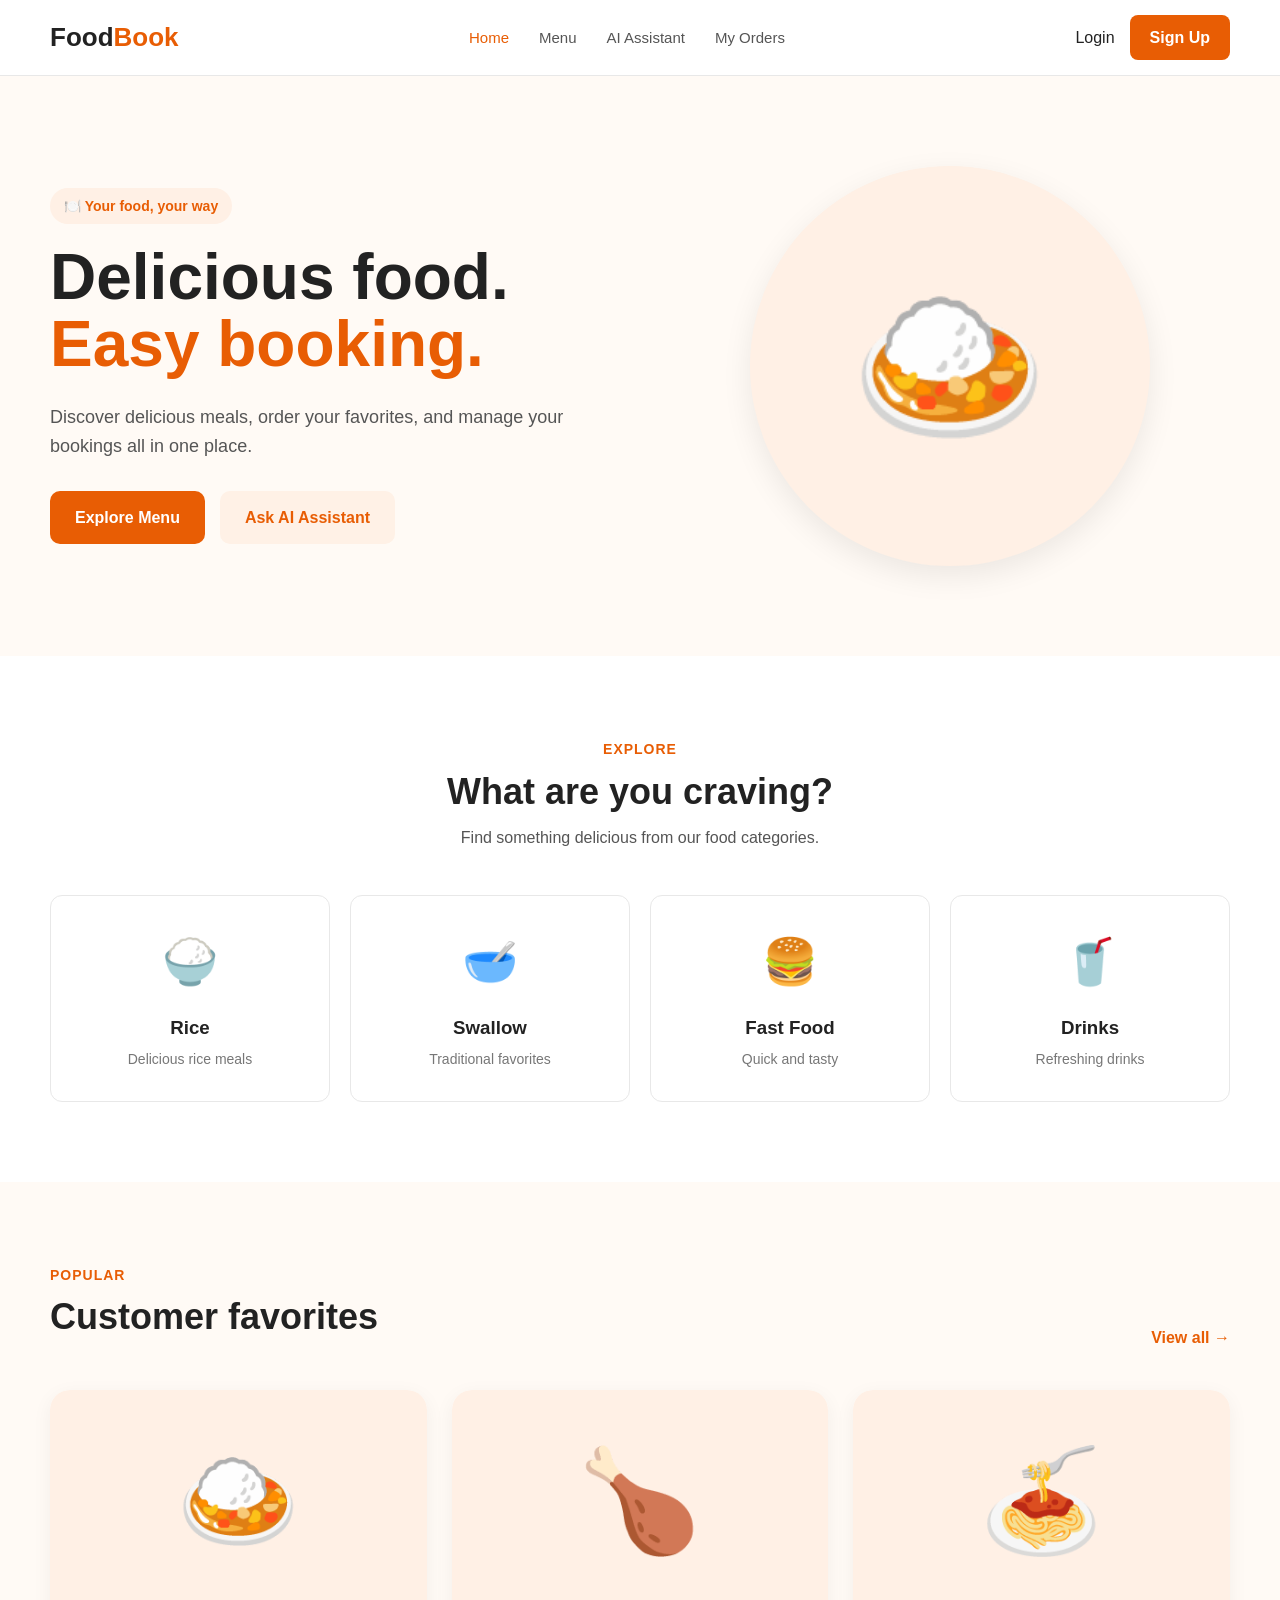
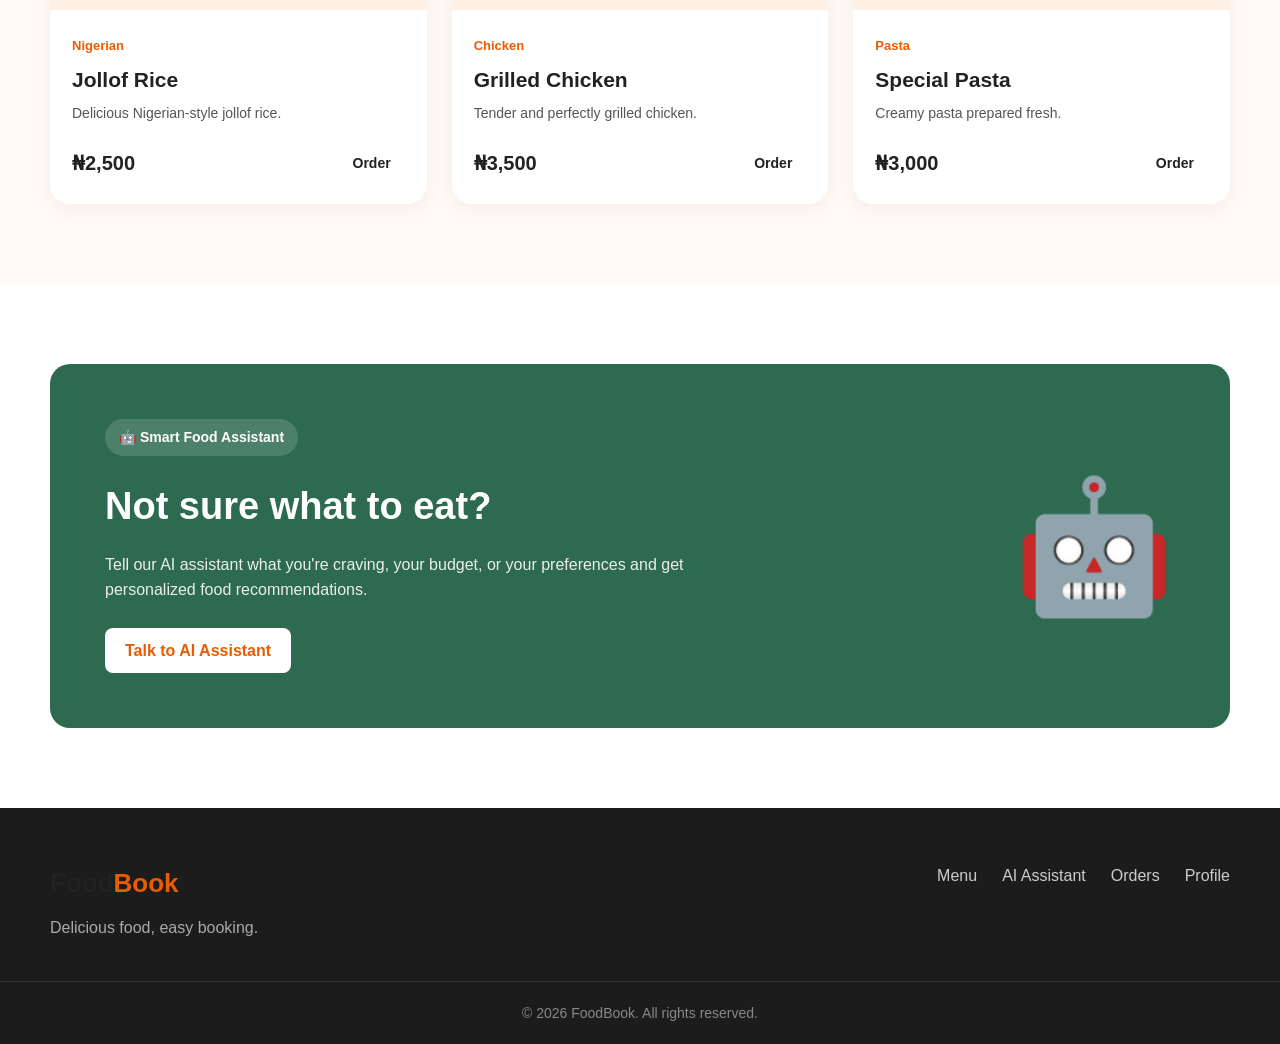
<file: frontend/index.html>
<!DOCTYPE html>
<html lang="en">
<head>
    <meta charset="UTF-8">
    <meta name="viewport" content="width=device-width, initial-scale=1.0">

    <title>FoodBook - Delicious Food, Easy Booking</title>

    <link rel="stylesheet" href="css/style.css">
    <link rel="stylesheet" href="css/responsive.css">
</head>

<body>

    <!-- Navigation -->
    <header class="navbar">
        <div class="container nav-container">

            <a href="index.html" class="logo">
                Food<span>Book</span>
            </a>

            <nav class="nav-links">
                <a href="index.html" class="active">Home</a>
                <a href="menu.html">Menu</a>
                <a href="assistant.html">AI Assistant</a>
                <a href="orders.html">My Orders</a>
            </nav>

            <div class="nav-actions">
                <a href="login.html" class="login-link">Login</a>
                <a href="register.html" class="btn btn-primary">
                    Sign Up
                </a>
            </div>

            <button class="menu-toggle" id="menuToggle">
                ☰
            </button>

        </div>
    </header>


    <!-- Hero -->
    <main>

        <section class="hero">

            <div class="container hero-container">

                <div class="hero-content">

                    <span class="hero-badge">
                        🍽️ Your food, your way
                    </span>

                    <h1>
                        Delicious food.
                        <span>Easy booking.</span>
                    </h1>

                    <p>
                        Discover delicious meals, order your favorites,
                        and manage your bookings all in one place.
                    </p>

                    <div class="hero-actions">

                        <a href="menu.html" class="btn btn-primary btn-large">
                            Explore Menu
                        </a>

                        <a href="assistant.html" class="btn btn-secondary btn-large">
                            Ask AI Assistant
                        </a>

                    </div>

                </div>

                <div class="hero-image">

                    <div class="food-placeholder">
                        🍛
                    </div>

                </div>

            </div>

        </section>


        <!-- Categories -->
        <section class="categories section">

            <div class="container">

                <div class="section-heading">

                    <span>Explore</span>

                    <h2>What are you craving?</h2>

                    <p>
                        Find something delicious from our food categories.
                    </p>

                </div>


                <div class="category-grid">

                    <a href="menu.html?category=rice" class="category-card">
                        <div class="category-icon">🍚</div>
                        <h3>Rice</h3>
                        <p>Delicious rice meals</p>
                    </a>

                    <a href="menu.html?category=swallow" class="category-card">
                        <div class="category-icon">🥣</div>
                        <h3>Swallow</h3>
                        <p>Traditional favorites</p>
                    </a>

                    <a href="menu.html?category=fast-food" class="category-card">
                        <div class="category-icon">🍔</div>
                        <h3>Fast Food</h3>
                        <p>Quick and tasty</p>
                    </a>

                    <a href="menu.html?category=drinks" class="category-card">
                        <div class="category-icon">🥤</div>
                        <h3>Drinks</h3>
                        <p>Refreshing drinks</p>
                    </a>

                </div>

            </div>

        </section>


        <!-- Popular Foods -->
        <section class="popular section">

            <div class="container">

                <div class="section-heading-row">

                    <div class="section-heading">
                        <span>Popular</span>
                        <h2>Customer favorites</h2>
                    </div>

                    <a href="menu.html" class="view-all">
                        View all →
                    </a>

                </div>


                <div class="food-grid">

                    <article class="food-card">

                        <div class="food-image">
                            🍛
                        </div>

                        <div class="food-info">

                            <span class="food-category">
                                Nigerian
                            </span>

                            <h3>Jollof Rice</h3>

                            <p>
                                Delicious Nigerian-style jollof rice.
                            </p>

                            <div class="food-bottom">

                                <strong>
                                    ₦2,500
                                </strong>

                                <a href="food.html?id=1"
                                   class="btn btn-small">
                                    Order
                                </a>

                            </div>

                        </div>

                    </article>


                    <article class="food-card">

                        <div class="food-image">
                            🍗
                        </div>

                        <div class="food-info">

                            <span class="food-category">
                                Chicken
                            </span>

                            <h3>Grilled Chicken</h3>

                            <p>
                                Tender and perfectly grilled chicken.
                            </p>

                            <div class="food-bottom">

                                <strong>
                                    ₦3,500
                                </strong>

                                <a href="food.html?id=2"
                                   class="btn btn-small">
                                    Order
                                </a>

                            </div>

                        </div>

                    </article>


                    <article class="food-card">

                        <div class="food-image">
                            🍝
                        </div>

                        <div class="food-info">

                            <span class="food-category">
                                Pasta
                            </span>

                            <h3>Special Pasta</h3>

                            <p>
                                Creamy pasta prepared fresh.
                            </p>

                            <div class="food-bottom">

                                <strong>
                                    ₦3,000
                                </strong>

                                <a href="food.html?id=3"
                                   class="btn btn-small">
                                    Order
                                </a>

                            </div>

                        </div>

                    </article>

                </div>

            </div>

        </section>


        <!-- AI Assistant CTA -->
        <section class="ai-section section">

            <div class="container">

                <div class="ai-card">

                    <div class="ai-content">

                        <span class="hero-badge">
                            🤖 Smart Food Assistant
                        </span>

                        <h2>
                            Not sure what to eat?
                        </h2>

                        <p>
                            Tell our AI assistant what you're craving,
                            your budget, or your preferences and get
                            personalized food recommendations.
                        </p>

                        <a href="assistant.html"
                           class="btn btn-light">
                            Talk to AI Assistant
                        </a>

                    </div>

                    <div class="ai-icon">
                        🤖
                    </div>

                </div>

            </div>

        </section>

    </main>


    <!-- Footer -->
    <footer class="footer">

        <div class="container footer-container">

            <div class="footer-brand">

                <a href="index.html" class="logo">
                    Food<span>Book</span>
                </a>

                <p>
                    Delicious food, easy booking.
                </p>

            </div>

            <div class="footer-links">

                <a href="menu.html">Menu</a>
                <a href="assistant.html">AI Assistant</a>
                <a href="orders.html">Orders</a>
                <a href="profile.html">Profile</a>

            </div>

        </div>

        <div class="footer-bottom">
            <p>
                &copy; 2026 FoodBook. All rights reserved.
            </p>
        </div>

    </footer>


    <script src="js/main.js"></script>

</body>
</html>
</file>
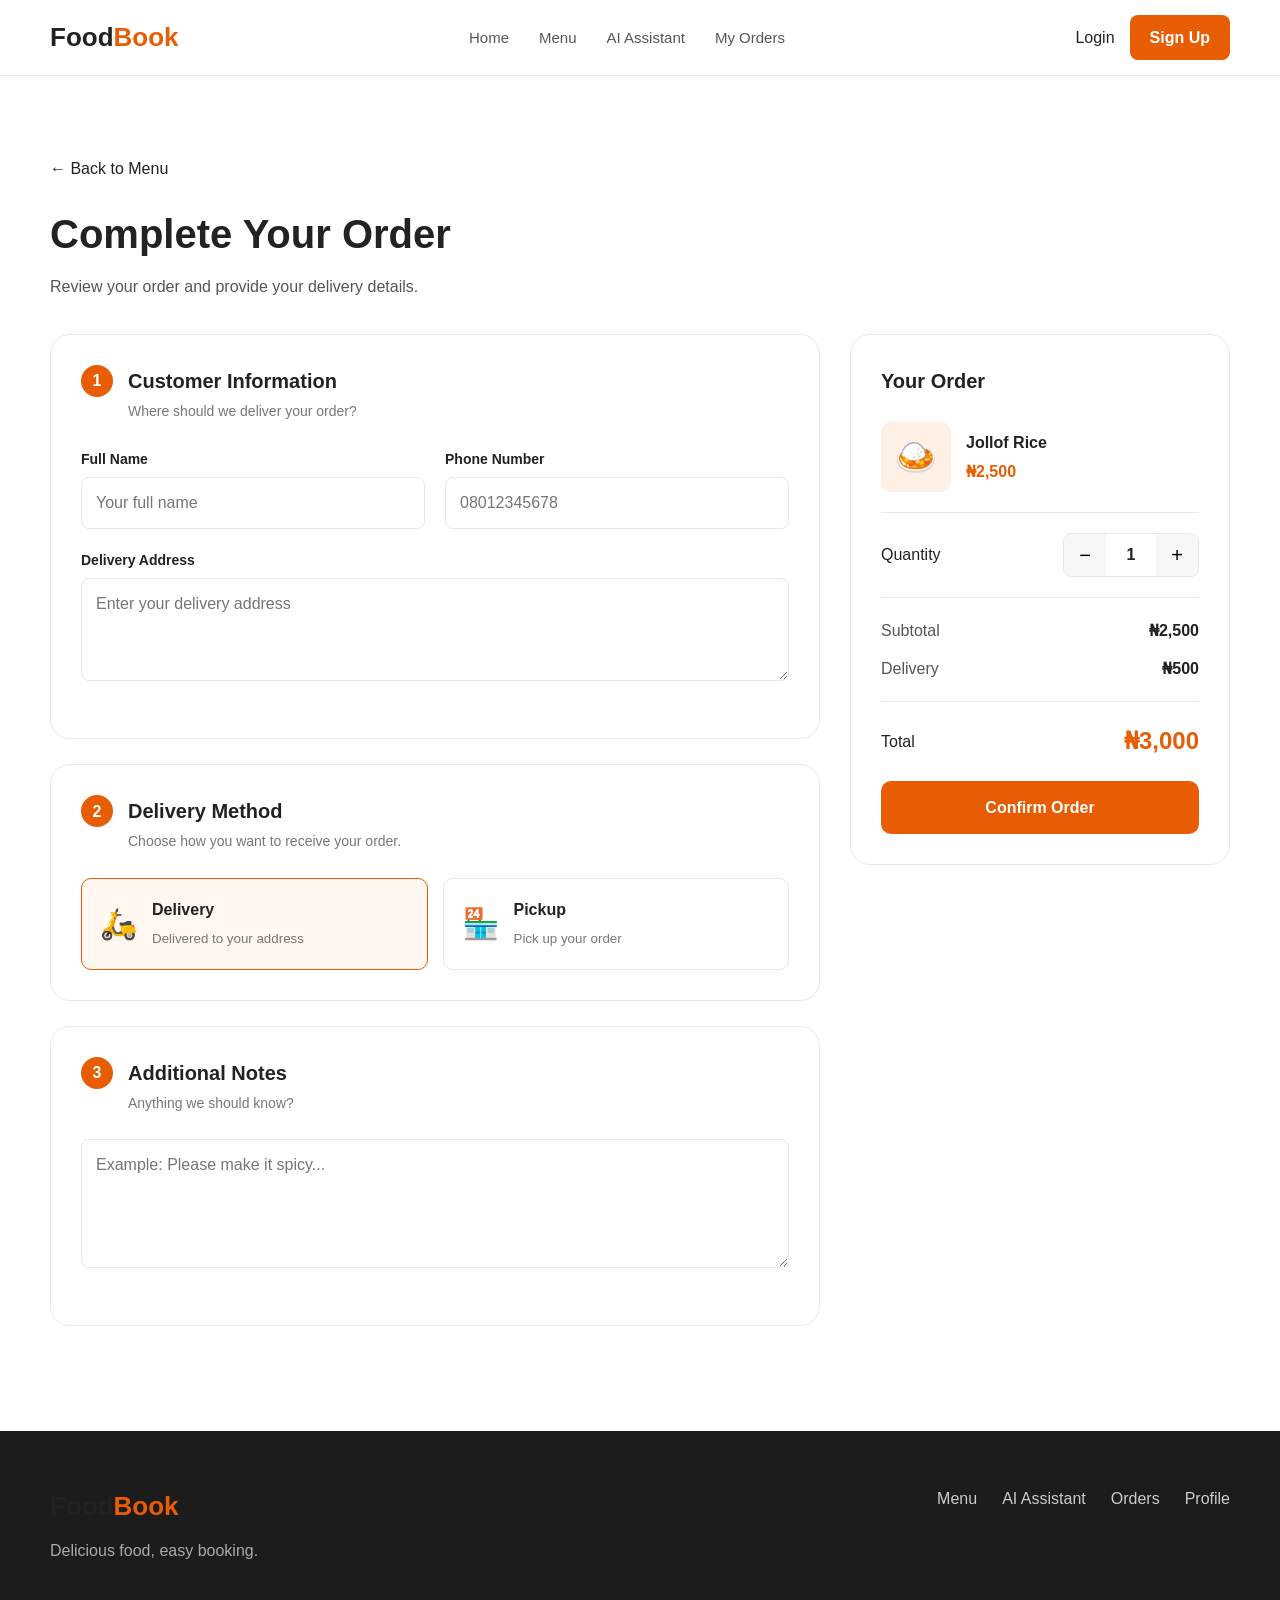
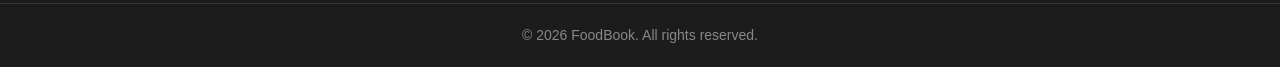
<file: frontend/booking.html>
<!DOCTYPE html>
<html lang="en">

<head>

    <meta charset="UTF-8">

    <meta
        name="viewport"
        content="width=device-width, initial-scale=1.0"
    >

    <title>Book Food - FoodBook</title>

    <link rel="stylesheet" href="css/style.css">
    <link rel="stylesheet" href="css/menu.css">
    <link rel="stylesheet" href="css/booking.css">
    <link rel="stylesheet" href="css/responsive.css">

</head>


<body>


    <!-- Navigation -->

    <header class="navbar">

        <div class="container nav-container">

            <a href="index.html" class="logo">
                Food<span>Book</span>
            </a>

            <nav class="nav-links">

                <a href="index.html">
                    Home
                </a>

                <a href="menu.html">
                    Menu
                </a>

                <a href="assistant.html">
                    AI Assistant
                </a>

                <a href="orders.html">
                    My Orders
                </a>

            </nav>

            <div class="nav-actions">

                <a href="login.html" class="login-link">
                    Login
                </a>

                <a
                    href="register.html"
                    class="btn btn-primary"
                >
                    Sign Up
                </a>

            </div>

            <button
                class="menu-toggle"
                id="menuToggle"
            >
                ☰
            </button>

        </div>

    </header>


    <!-- Booking -->

    <main>

        <section class="booking-section section">

            <div class="container">

                <div class="booking-heading">

                    <a
                        href="menu.html"
                        class="back-link"
                    >
                        ← Back to Menu
                    </a>

                    <h1>
                        Complete Your Order
                    </h1>

                    <p>
                        Review your order and provide
                        your delivery details.
                    </p>

                </div>


                <div
                    id="bookingMessage"
                    class="message hidden"
                >
                </div>


                <form
                    id="bookingForm"
                    class="booking-layout"
                >


                    <!-- LEFT -->

                    <div class="booking-main">


                        <!-- Customer Information -->

                        <div class="booking-card">

                            <div class="booking-card-header">

                                <span class="step-number">
                                    1
                                </span>

                                <div>

                                    <h2>
                                        Customer Information
                                    </h2>

                                    <p>
                                        Where should we deliver
                                        your order?
                                    </p>

                                </div>

                            </div>


                            <div class="form-row">

                                <div class="form-group">

                                    <label for="customerName">
                                        Full Name
                                    </label>

                                    <input
                                        type="text"
                                        id="customerName"
                                        class="form-control"
                                        placeholder="Your full name"
                                        required
                                    >

                                </div>


                                <div class="form-group">

                                    <label for="customerPhone">
                                        Phone Number
                                    </label>

                                    <input
                                        type="tel"
                                        id="customerPhone"
                                        class="form-control"
                                        placeholder="08012345678"
                                        required
                                    >

                                </div>

                            </div>


                            <div class="form-group">

                                <label for="deliveryAddress">
                                    Delivery Address
                                </label>

                                <textarea
                                    id="deliveryAddress"
                                    class="form-control"
                                    rows="3"
                                    placeholder="Enter your delivery address"
                                    required
                                ></textarea>

                            </div>

                        </div>


                        <!-- Delivery Method -->

                        <div class="booking-card">

                            <div class="booking-card-header">

                                <span class="step-number">
                                    2
                                </span>

                                <div>

                                    <h2>
                                        Delivery Method
                                    </h2>

                                    <p>
                                        Choose how you want
                                        to receive your order.
                                    </p>

                                </div>

                            </div>


                            <div class="delivery-options">


                                <label class="delivery-option">

                                    <input
                                        type="radio"
                                        name="deliveryMethod"
                                        value="delivery"
                                        checked
                                    >

                                    <span class="delivery-option-content">

                                        <span class="delivery-icon">
                                            🛵
                                        </span>

                                        <span>

                                            <strong>
                                                Delivery
                                            </strong>

                                            <small>
                                                Delivered to your address
                                            </small>

                                        </span>

                                    </span>

                                </label>


                                <label class="delivery-option">

                                    <input
                                        type="radio"
                                        name="deliveryMethod"
                                        value="pickup"
                                    >

                                    <span class="delivery-option-content">

                                        <span class="delivery-icon">
                                            🏪
                                        </span>

                                        <span>

                                            <strong>
                                                Pickup
                                            </strong>

                                            <small>
                                                Pick up your order
                                            </small>

                                        </span>

                                    </span>

                                </label>


                            </div>

                        </div>


                        <!-- Notes -->

                        <div class="booking-card">

                            <div class="booking-card-header">

                                <span class="step-number">
                                    3
                                </span>

                                <div>

                                    <h2>
                                        Additional Notes
                                    </h2>

                                    <p>
                                        Anything we should know?
                                    </p>

                                </div>

                            </div>


                            <div class="form-group">

                                <textarea
                                    id="orderNotes"
                                    class="form-control"
                                    rows="4"
                                    placeholder="Example: Please make it spicy..."
                                ></textarea>

                            </div>

                        </div>

                    </div>


                    <!-- RIGHT -->

                    <aside class="booking-sidebar">


                        <div class="booking-card order-card">

                            <h2>
                                Your Order
                            </h2>


                            <div class="order-food">

                                <div class="order-food-image">
                                    🍛
                                </div>

                                <div>

                                    <h3>
                                        Jollof Rice
                                    </h3>

                                    <span>
                                        ₦2,500
                                    </span>

                                </div>

                            </div>


                            <div class="booking-quantity">

                                <span>
                                    Quantity
                                </span>

                                <div class="quantity-control">

                                    <button
                                        type="button"
                                        id="decreaseBookingQuantity"
                                    >
                                        −
                                    </button>

                                    <span id="bookingQuantity">
                                        1
                                    </span>

                                    <button
                                        type="button"
                                        id="increaseBookingQuantity"
                                    >
                                        +
                                    </button>

                                </div>

                            </div>


                            <div class="price-breakdown">

                                <div>

                                    <span>
                                        Subtotal
                                    </span>

                                    <strong id="subtotal">
                                        ₦2,500
                                    </strong>

                                </div>


                                <div>

                                    <span>
                                        Delivery
                                    </span>

                                    <strong id="deliveryFee">
                                        ₦500
                                    </strong>

                                </div>

                            </div>


                            <div class="order-total">

                                <span>
                                    Total
                                </span>

                                <strong id="bookingTotal">
                                    ₦3,000
                                </strong>

                            </div>


                            <button
                                type="submit"
                                class="btn btn-primary btn-large confirm-order-btn"
                                id="confirmOrderButton"
                            >
                                Confirm Order
                            </button>

                        </div>

                    </aside>


                </form>

            </div>

        </section>

    </main>


    <!-- Footer -->

    <footer class="footer">

        <div class="container footer-container">

            <div class="footer-brand">

                <a href="index.html" class="logo">
                    Food<span>Book</span>
                </a>

                <p>
                    Delicious food, easy booking.
                </p>

            </div>

            <div class="footer-links">

                <a href="menu.html">
                    Menu
                </a>

                <a href="assistant.html">
                    AI Assistant
                </a>

                <a href="orders.html">
                    Orders
                </a>

                <a href="profile.html">
                    Profile
                </a>

            </div>

        </div>

        <div class="footer-bottom">

            <p>
                &copy; 2026 FoodBook. All rights reserved.
            </p>

        </div>

    </footer>


    <script src="js/main.js"></script>
    <script src="js/booking.js"></script>

</body>

</html>
</file>
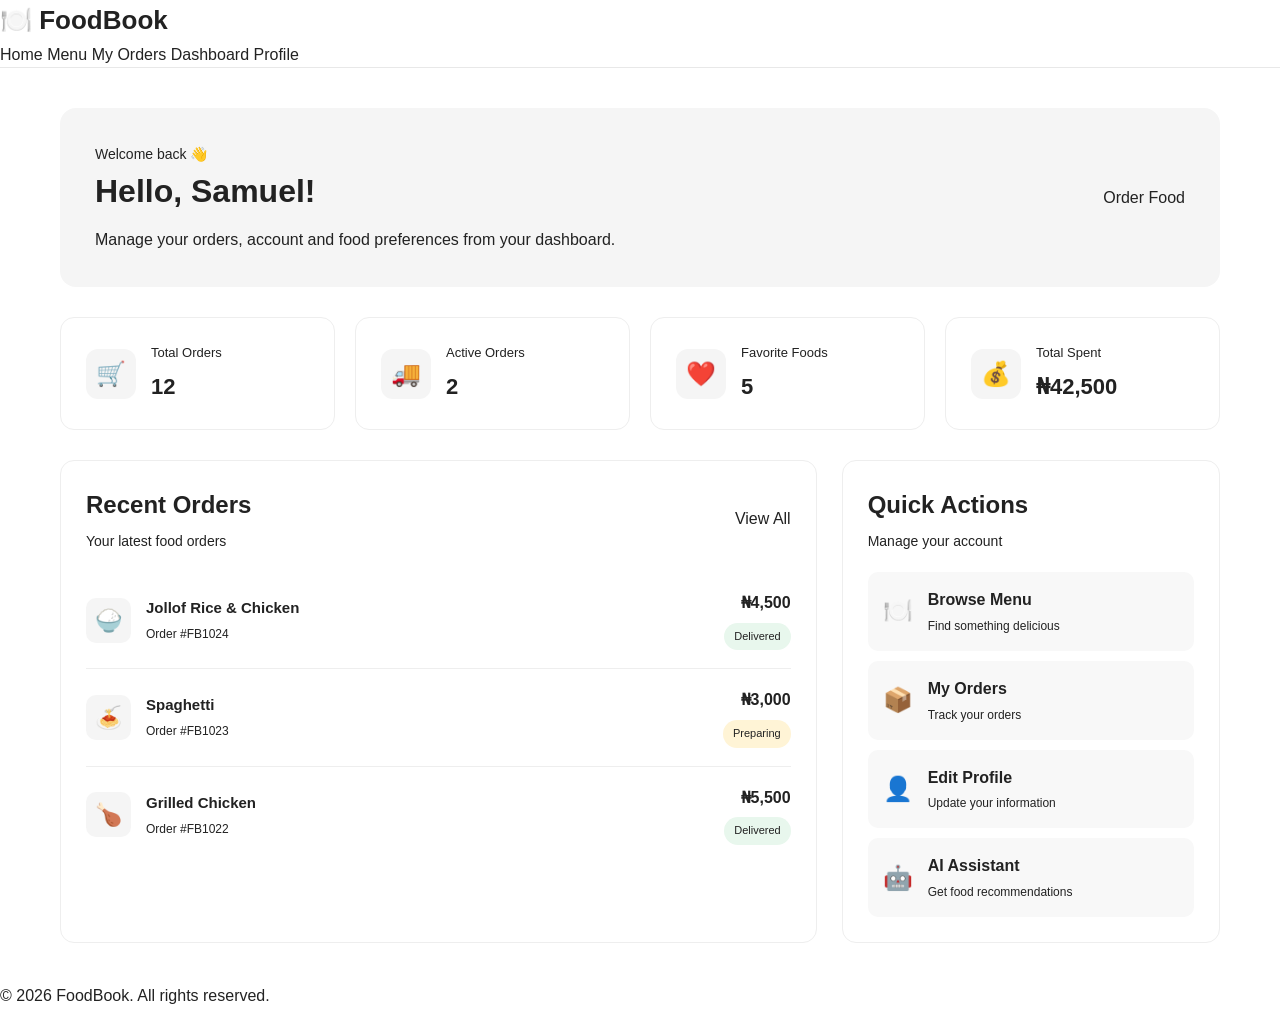
<file: frontend/dashboard.html>
<!DOCTYPE html>
<html lang="en">
<head>
    <meta charset="UTF-8">
    <meta name="viewport" content="width=device-width, initial-scale=1.0">

    <title>Dashboard - FoodBook</title>

    <link rel="stylesheet" href="css/style.css">
    <link rel="stylesheet" href="css/dashboard.css">
    <link rel="stylesheet" href="css/responsive.css">
</head>

<body>

<header class="navbar">

    <div class="logo">
        🍽️ FoodBook
    </div>

    <button class="menu-toggle" id="menuToggle">
        ☰
    </button>

    <nav id="navMenu">
        <a href="index.html">Home</a>
        <a href="menu.html">Menu</a>
        <a href="orders.html">My Orders</a>
        <a href="dashboard.html" class="active">Dashboard</a>
        <a href="profile.html">Profile</a>
    </nav>

</header>


<main class="dashboard">

    <!-- Welcome -->

    <section class="dashboard-welcome">

        <div>
            <p class="welcome-label">Welcome back 👋</p>

            <h1>Hello, <span id="customerName">Samuel</span>!</h1>

            <p>
                Manage your orders, account and food preferences
                from your dashboard.
            </p>
        </div>

        <a href="menu.html" class="primary-btn">
            Order Food
        </a>

    </section>


    <!-- Statistics -->

    <section class="stats-grid">

        <div class="stat-card">
            <div class="stat-icon">🛒</div>

            <div>
                <span>Total Orders</span>
                <strong id="totalOrders">12</strong>
            </div>
        </div>


        <div class="stat-card">
            <div class="stat-icon">🚚</div>

            <div>
                <span>Active Orders</span>
                <strong id="activeOrders">2</strong>
            </div>
        </div>


        <div class="stat-card">
            <div class="stat-icon">❤️</div>

            <div>
                <span>Favorite Foods</span>
                <strong id="favoriteFoods">5</strong>
            </div>
        </div>


        <div class="stat-card">
            <div class="stat-icon">💰</div>

            <div>
                <span>Total Spent</span>
                <strong id="totalSpent">₦42,500</strong>
            </div>
        </div>

    </section>


    <!-- Dashboard Content -->

    <section class="dashboard-content">

        <!-- Recent Orders -->

        <div class="dashboard-card">

            <div class="card-header">

                <div>
                    <h2>Recent Orders</h2>
                    <p>Your latest food orders</p>
                </div>

                <a href="orders.html">View All</a>

            </div>


            <div class="recent-orders">

                <div class="recent-order">

                    <div class="order-food">
                        <div class="food-icon">🍚</div>

                        <div>
                            <h3>Jollof Rice & Chicken</h3>
                            <p>Order #FB1024</p>
                        </div>
                    </div>

                    <div class="order-info">
                        <strong>₦4,500</strong>
                        <span class="status delivered">
                            Delivered
                        </span>
                    </div>

                </div>


                <div class="recent-order">

                    <div class="order-food">
                        <div class="food-icon">🍝</div>

                        <div>
                            <h3>Spaghetti</h3>
                            <p>Order #FB1023</p>
                        </div>
                    </div>

                    <div class="order-info">
                        <strong>₦3,000</strong>
                        <span class="status preparing">
                            Preparing
                        </span>
                    </div>

                </div>


                <div class="recent-order">

                    <div class="order-food">
                        <div class="food-icon">🍗</div>

                        <div>
                            <h3>Grilled Chicken</h3>
                            <p>Order #FB1022</p>
                        </div>
                    </div>

                    <div class="order-info">
                        <strong>₦5,500</strong>
                        <span class="status delivered">
                            Delivered
                        </span>
                    </div>

                </div>

            </div>

        </div>


        <!-- Quick Actions -->

        <div class="dashboard-card">

            <div class="card-header">

                <div>
                    <h2>Quick Actions</h2>
                    <p>Manage your account</p>
                </div>

            </div>


            <div class="quick-actions">

                <a href="menu.html" class="quick-action">
                    <span>🍽️</span>
                    <div>
                        <strong>Browse Menu</strong>
                        <small>Find something delicious</small>
                    </div>
                </a>


                <a href="orders.html" class="quick-action">
                    <span>📦</span>
                    <div>
                        <strong>My Orders</strong>
                        <small>Track your orders</small>
                    </div>
                </a>


                <a href="profile.html" class="quick-action">
                    <span>👤</span>
                    <div>
                        <strong>Edit Profile</strong>
                        <small>Update your information</small>
                    </div>
                </a>


                <a href="assistant.html" class="quick-action">
                    <span>🤖</span>
                    <div>
                        <strong>AI Assistant</strong>
                        <small>Get food recommendations</small>
                    </div>
                </a>

            </div>

        </div>

    </section>

</main>


<footer>
    <p>© 2026 FoodBook. All rights reserved.</p>
</footer>


<script src="js/main.js"></script>
<script src="js/dashboard.js"></script>

</body>
</html>
</file>
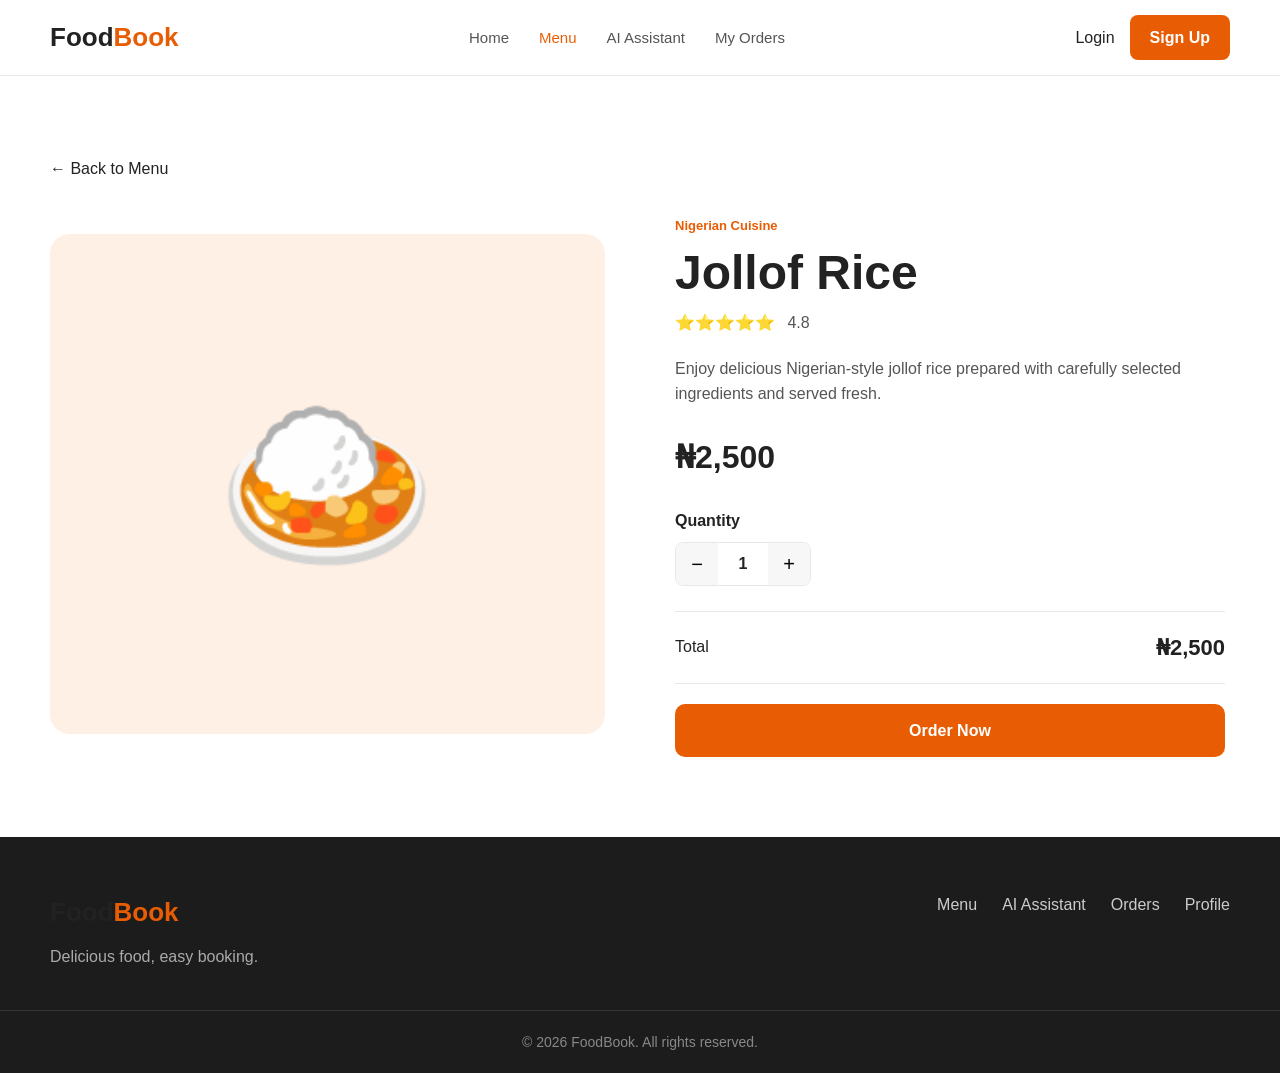
<file: frontend/food.html>
<!DOCTYPE html>
<html lang="en">
<head>

    <meta charset="UTF-8">

    <meta
        name="viewport"
        content="width=device-width, initial-scale=1.0"
    >

    <title>Food Details - FoodBook</title>

    <link rel="stylesheet" href="css/style.css">
    <link rel="stylesheet" href="css/menu.css">
    <link rel="stylesheet" href="css/responsive.css">

</head>

<body>


    <header class="navbar">

        <div class="container nav-container">

            <a href="index.html" class="logo">
                Food<span>Book</span>
            </a>

            <nav class="nav-links">

                <a href="index.html">
                    Home
                </a>

                <a href="menu.html" class="active">
                    Menu
                </a>

                <a href="assistant.html">
                    AI Assistant
                </a>

                <a href="orders.html">
                    My Orders
                </a>

            </nav>

            <div class="nav-actions">

                <a href="login.html" class="login-link">
                    Login
                </a>

                <a
                    href="register.html"
                    class="btn btn-primary"
                >
                    Sign Up
                </a>

            </div>

        </div>

    </header>


    <main>

        <section class="food-detail-section section">

            <div class="container">

                <a
                    href="menu.html"
                    class="back-link food-back"
                >
                    ← Back to Menu
                </a>


                <div class="food-detail">

                    <!-- Image -->

                    <div class="food-detail-image">

                        <div>
                            🍛
                        </div>

                    </div>


                    <!-- Information -->

                    <div class="food-detail-content">

                        <span class="food-category">
                            Nigerian Cuisine
                        </span>

                        <h1>
                            Jollof Rice
                        </h1>

                        <div class="food-rating">
                            ⭐⭐⭐⭐⭐
                            <span>
                                4.8
                            </span>
                        </div>

                        <p class="food-description">
                            Enjoy delicious Nigerian-style
                            jollof rice prepared with carefully
                            selected ingredients and served fresh.
                        </p>


                        <div class="food-price">
                            ₦2,500
                        </div>


                        <div class="quantity-section">

                            <label>
                                Quantity
                            </label>

                            <div class="quantity-control">

                                <button
                                    type="button"
                                    id="decreaseQuantity"
                                >
                                    −
                                </button>

                                <span id="quantity">
                                    1
                                </span>

                                <button
                                    type="button"
                                    id="increaseQuantity"
                                >
                                    +
                                </button>

                            </div>

                        </div>


                        <div class="order-summary">

                            <span>
                                Total
                            </span>

                            <strong id="totalPrice">
                                ₦2,500
                            </strong>

                        </div>


                        <a
                            href="booking.html?food=1"
                            class="btn btn-primary btn-large order-btn"
                        >
                            Order Now
                        </a>

                    </div>

                </div>

            </div>

        </section>

    </main>


    <footer class="footer">

        <div class="container footer-container">

            <div class="footer-brand">

                <a href="index.html" class="logo">
                    Food<span>Book</span>
                </a>

                <p>
                    Delicious food, easy booking.
                </p>

            </div>

            <div class="footer-links">

                <a href="menu.html">
                    Menu
                </a>

                <a href="assistant.html">
                    AI Assistant
                </a>

                <a href="orders.html">
                    Orders
                </a>

                <a href="profile.html">
                    Profile
                </a>

            </div>

        </div>

        <div class="footer-bottom">

            <p>
                &copy; 2026 FoodBook. All rights reserved.
            </p>

        </div>

    </footer>


    <script src="js/main.js"></script>

</body>
</html>
</file>
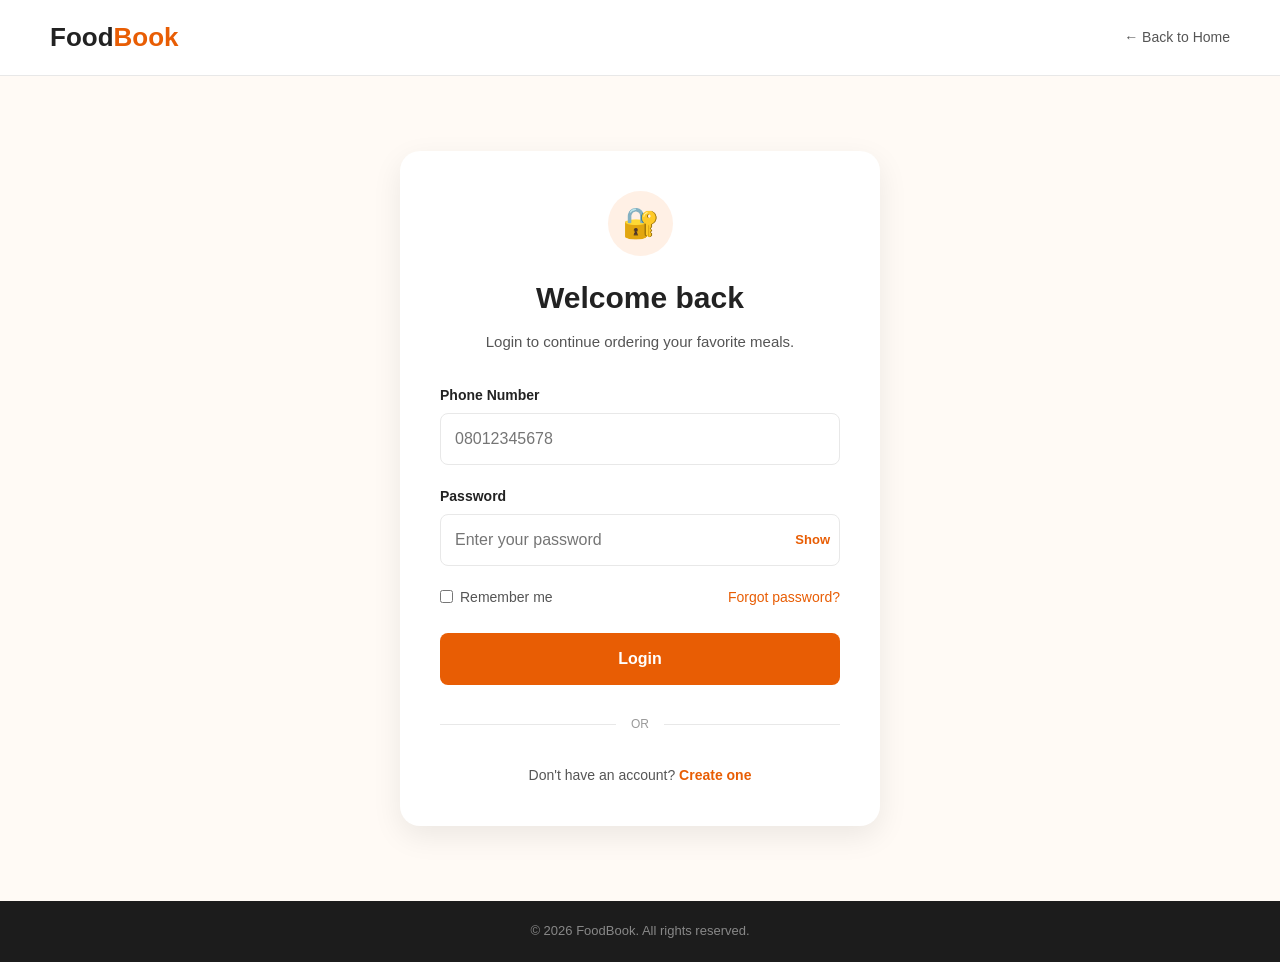
<file: frontend/login.html>
<!DOCTYPE html>
<html lang="en">
<head>
    <meta charset="UTF-8">
    <meta name="viewport" content="width=device-width, initial-scale=1.0">

    <title>Login - FoodBook</title>

    <link rel="stylesheet" href="css/style.css">
    <link rel="stylesheet" href="css/auth.css">
    <link rel="stylesheet" href="css/responsive.css">
</head>

<body>

    <header class="navbar">
        <div class="container nav-container">

            <a href="index.html" class="logo">
                Food<span>Book</span>
            </a>

            <a href="index.html" class="back-link">
                ← Back to Home
            </a>

        </div>
    </header>


    <main class="auth-page">

        <div class="auth-container">

            <div class="auth-header">

                <div class="auth-icon">
                    🔐
                </div>

                <h1>Welcome back</h1>

                <p>
                    Login to continue ordering your favorite meals.
                </p>

            </div>


            <div id="authMessage" class="message hidden"></div>


            <form id="loginForm" class="auth-form">

                <div class="form-group">

                    <label for="phone">
                        Phone Number
                    </label>

                    <input
                        type="tel"
                        id="phone"
                        name="phone"
                        class="form-control"
                        placeholder="08012345678"
                        required
                    >

                </div>


                <div class="form-group">

                    <label for="password">
                        Password
                    </label>

                    <div class="password-wrapper">

                        <input
                            type="password"
                            id="password"
                            name="password"
                            class="form-control"
                            placeholder="Enter your password"
                            required
                        >

                        <button
                            type="button"
                            class="password-toggle"
                            data-target="password"
                        >
                            Show
                        </button>

                    </div>

                </div>


                <div class="auth-options">

                    <label class="checkbox-label">

                        <input
                            type="checkbox"
                            id="rememberMe"
                        >

                        Remember me

                    </label>

                    <a href="#" class="forgot-password">
                        Forgot password?
                    </a>

                </div>


                <button
                    type="submit"
                    class="btn btn-primary auth-submit"
                    id="loginButton"
                >
                    Login
                </button>

            </form>


            <div class="auth-divider">
                <span>OR</span>
            </div>


            <p class="auth-footer">

                Don't have an account?

                <a href="register.html">
                    Create one
                </a>

            </p>

        </div>

    </main>


    <footer class="simple-footer">

        <p>
            &copy; 2026 FoodBook. All rights reserved.
        </p>

    </footer>


    <script src="js/auth.js"></script>

</body>
</html>
</file>
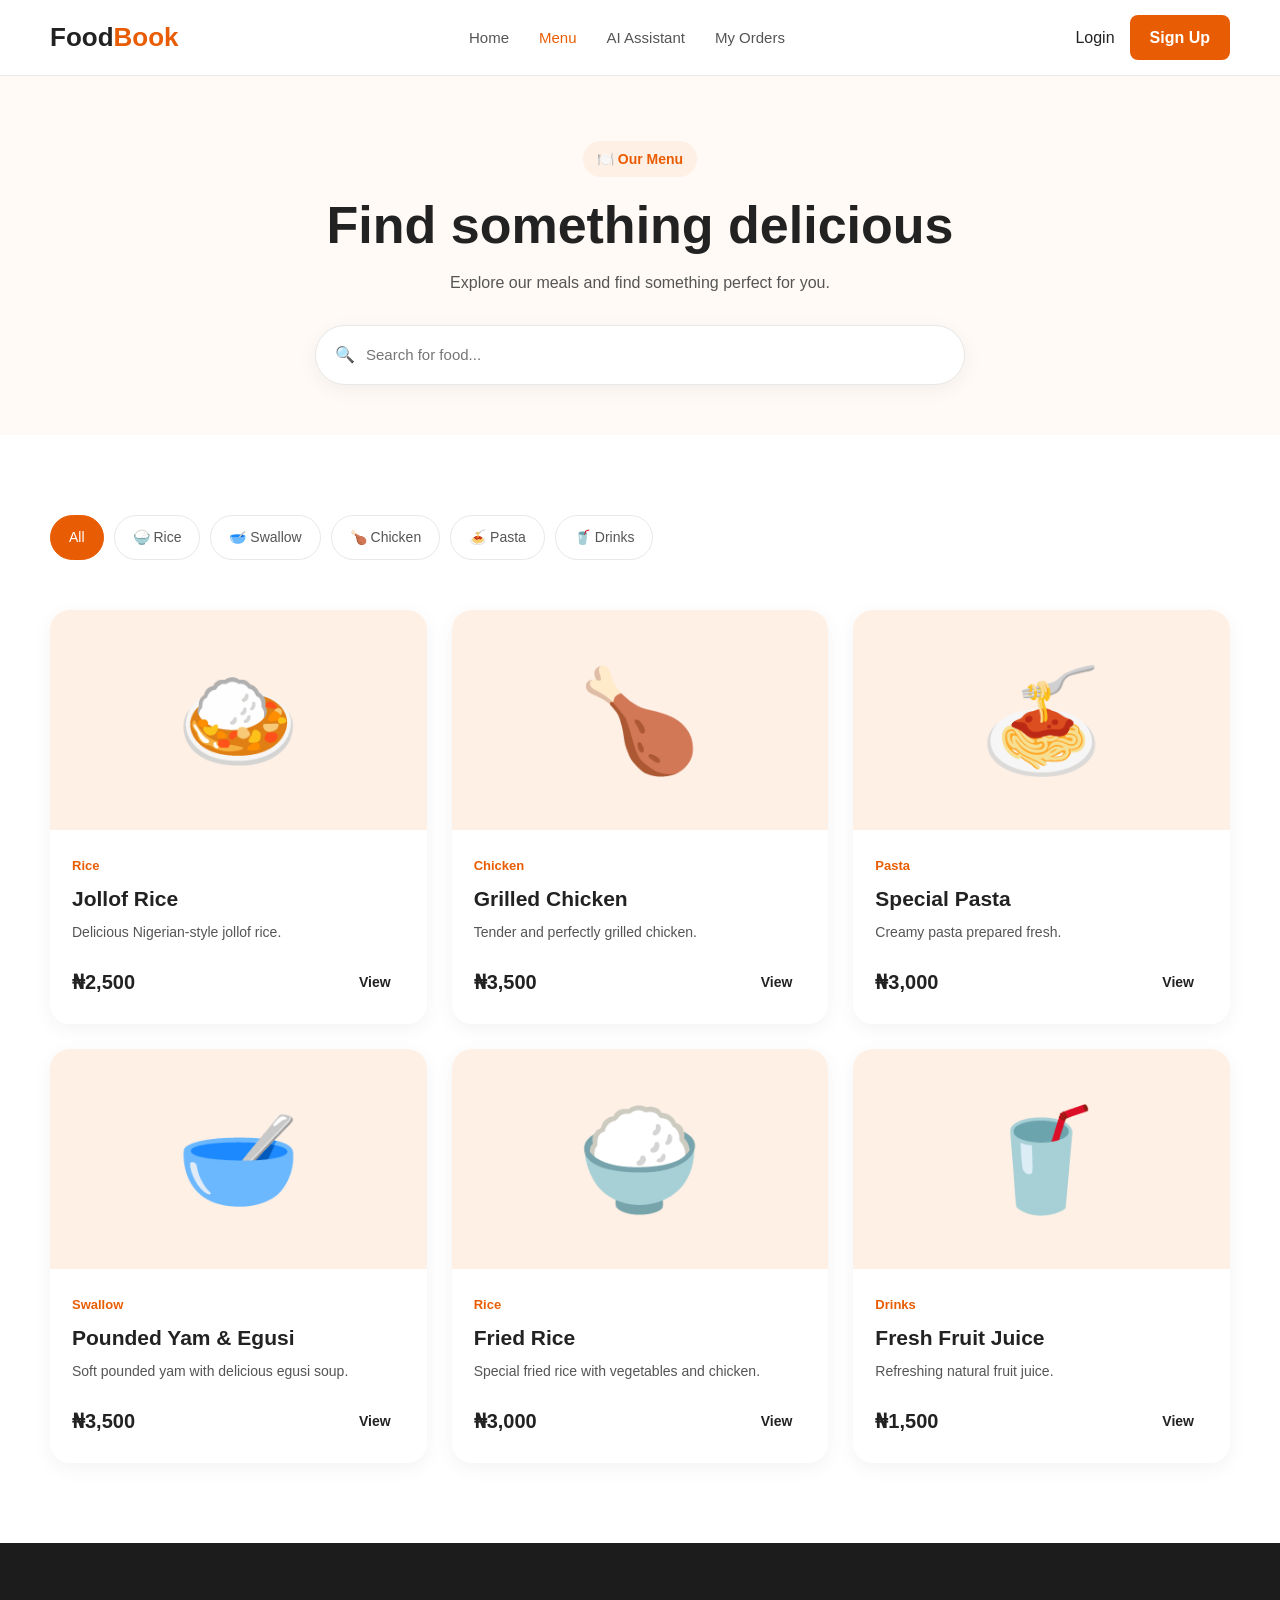
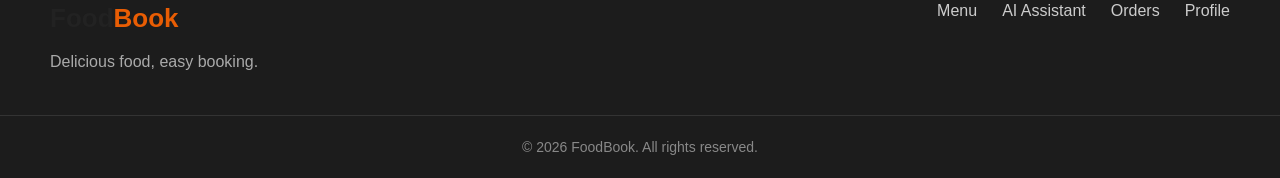
<file: frontend/menu.html>
<!DOCTYPE html>
<html lang="en">
<head>
    <meta charset="UTF-8">
    <meta name="viewport" content="width=device-width, initial-scale=1.0">

    <title>Menu - FoodBook</title>

    <link rel="stylesheet" href="css/style.css">
    <link rel="stylesheet" href="css/menu.css">
    <link rel="stylesheet" href="css/responsive.css">
</head>

<body>

    <!-- Navigation -->

    <header class="navbar">

        <div class="container nav-container">

            <a href="index.html" class="logo">
                Food<span>Book</span>
            </a>

            <nav class="nav-links">

                <a href="index.html">
                    Home
                </a>

                <a href="menu.html" class="active">
                    Menu
                </a>

                <a href="assistant.html">
                    AI Assistant
                </a>

                <a href="orders.html">
                    My Orders
                </a>

            </nav>

            <div class="nav-actions">

                <a href="login.html" class="login-link">
                    Login
                </a>

                <a href="register.html" class="btn btn-primary">
                    Sign Up
                </a>

            </div>

            <button class="menu-toggle" id="menuToggle">
                ☰
            </button>

        </div>

    </header>


    <main>

        <!-- Menu Header -->

        <section class="menu-header">

            <div class="container">

                <div class="menu-header-content">

                    <span class="hero-badge">
                        🍽️ Our Menu
                    </span>

                    <h1>
                        Find something delicious
                    </h1>

                    <p>
                        Explore our meals and find something
                        perfect for you.
                    </p>

                </div>


                <!-- Search -->

                <div class="food-search">

                    <span class="search-icon">
                        🔍
                    </span>

                    <input
                        type="search"
                        id="foodSearch"
                        placeholder="Search for food..."
                    >

                </div>

            </div>

        </section>


        <!-- Menu -->

        <section class="menu-section section">

            <div class="container">


                <!-- Categories -->

                <div class="menu-filters">

                    <button
                        class="filter-btn active"
                        data-category="all"
                    >
                        All
                    </button>

                    <button
                        class="filter-btn"
                        data-category="rice"
                    >
                        🍚 Rice
                    </button>

                    <button
                        class="filter-btn"
                        data-category="swallow"
                    >
                        🥣 Swallow
                    </button>

                    <button
                        class="filter-btn"
                        data-category="chicken"
                    >
                        🍗 Chicken
                    </button>

                    <button
                        class="filter-btn"
                        data-category="pasta"
                    >
                        🍝 Pasta
                    </button>

                    <button
                        class="filter-btn"
                        data-category="drinks"
                    >
                        🥤 Drinks
                    </button>

                </div>


                <!-- Food Grid -->

                <div
                    class="food-grid menu-food-grid"
                    id="foodGrid"
                >


                    <!-- Food 1 -->

                    <article
                        class="food-card"
                        data-category="rice"
                        data-name="jollof rice"
                    >

                        <div class="food-image">
                            🍛
                        </div>

                        <div class="food-info">

                            <span class="food-category">
                                Rice
                            </span>

                            <h3>
                                Jollof Rice
                            </h3>

                            <p>
                                Delicious Nigerian-style
                                jollof rice.
                            </p>

                            <div class="food-bottom">

                                <strong>
                                    ₦2,500
                                </strong>

                                <a
                                    href="food.html?id=1"
                                    class="btn btn-small"
                                >
                                    View
                                </a>

                            </div>

                        </div>

                    </article>


                    <!-- Food 2 -->

                    <article
                        class="food-card"
                        data-category="chicken"
                        data-name="grilled chicken"
                    >

                        <div class="food-image">
                            🍗
                        </div>

                        <div class="food-info">

                            <span class="food-category">
                                Chicken
                            </span>

                            <h3>
                                Grilled Chicken
                            </h3>

                            <p>
                                Tender and perfectly
                                grilled chicken.
                            </p>

                            <div class="food-bottom">

                                <strong>
                                    ₦3,500
                                </strong>

                                <a
                                    href="food.html?id=2"
                                    class="btn btn-small"
                                >
                                    View
                                </a>

                            </div>

                        </div>

                    </article>


                    <!-- Food 3 -->

                    <article
                        class="food-card"
                        data-category="pasta"
                        data-name="special pasta"
                    >

                        <div class="food-image">
                            🍝
                        </div>

                        <div class="food-info">

                            <span class="food-category">
                                Pasta
                            </span>

                            <h3>
                                Special Pasta
                            </h3>

                            <p>
                                Creamy pasta prepared fresh.
                            </p>

                            <div class="food-bottom">

                                <strong>
                                    ₦3,000
                                </strong>

                                <a
                                    href="food.html?id=3"
                                    class="btn btn-small"
                                >
                                    View
                                </a>

                            </div>

                        </div>

                    </article>


                    <!-- Food 4 -->

                    <article
                        class="food-card"
                        data-category="swallow"
                        data-name="pounded yam"
                    >

                        <div class="food-image">
                            🥣
                        </div>

                        <div class="food-info">

                            <span class="food-category">
                                Swallow
                            </span>

                            <h3>
                                Pounded Yam & Egusi
                            </h3>

                            <p>
                                Soft pounded yam with
                                delicious egusi soup.
                            </p>

                            <div class="food-bottom">

                                <strong>
                                    ₦3,500
                                </strong>

                                <a
                                    href="food.html?id=4"
                                    class="btn btn-small"
                                >
                                    View
                                </a>

                            </div>

                        </div>

                    </article>


                    <!-- Food 5 -->

                    <article
                        class="food-card"
                        data-category="rice"
                        data-name="fried rice"
                    >

                        <div class="food-image">
                            🍚
                        </div>

                        <div class="food-info">

                            <span class="food-category">
                                Rice
                            </span>

                            <h3>
                                Fried Rice
                            </h3>

                            <p>
                                Special fried rice with
                                vegetables and chicken.
                            </p>

                            <div class="food-bottom">

                                <strong>
                                    ₦3,000
                                </strong>

                                <a
                                    href="food.html?id=5"
                                    class="btn btn-small"
                                >
                                    View
                                </a>

                            </div>

                        </div>

                    </article>


                    <!-- Food 6 -->

                    <article
                        class="food-card"
                        data-category="drinks"
                        data-name="fresh juice"
                    >

                        <div class="food-image">
                            🥤
                        </div>

                        <div class="food-info">

                            <span class="food-category">
                                Drinks
                            </span>

                            <h3>
                                Fresh Fruit Juice
                            </h3>

                            <p>
                                Refreshing natural fruit juice.
                            </p>

                            <div class="food-bottom">

                                <strong>
                                    ₦1,500
                                </strong>

                                <a
                                    href="food.html?id=6"
                                    class="btn btn-small"
                                >
                                    View
                                </a>

                            </div>

                        </div>

                    </article>

                </div>


                <!-- No Results -->

                <div
                    id="noResults"
                    class="no-results hidden"
                >

                    <div>
                        🔍
                    </div>

                    <h3>
                        No food found
                    </h3>

                    <p>
                        Try another search or category.
                    </p>

                </div>

            </div>

        </section>

    </main>


    <footer class="footer">

        <div class="container footer-container">

            <div class="footer-brand">

                <a href="index.html" class="logo">
                    Food<span>Book</span>
                </a>

                <p>
                    Delicious food, easy booking.
                </p>

            </div>

            <div class="footer-links">

                <a href="menu.html">
                    Menu
                </a>

                <a href="assistant.html">
                    AI Assistant
                </a>

                <a href="orders.html">
                    Orders
                </a>

                <a href="profile.html">
                    Profile
                </a>

            </div>

        </div>

        <div class="footer-bottom">

            <p>
                &copy; 2026 FoodBook. All rights reserved.
            </p>

        </div>

    </footer>


    <script src="js/main.js"></script>
    <script src="js/menu.js"></script>

</body>
</html>
</file>
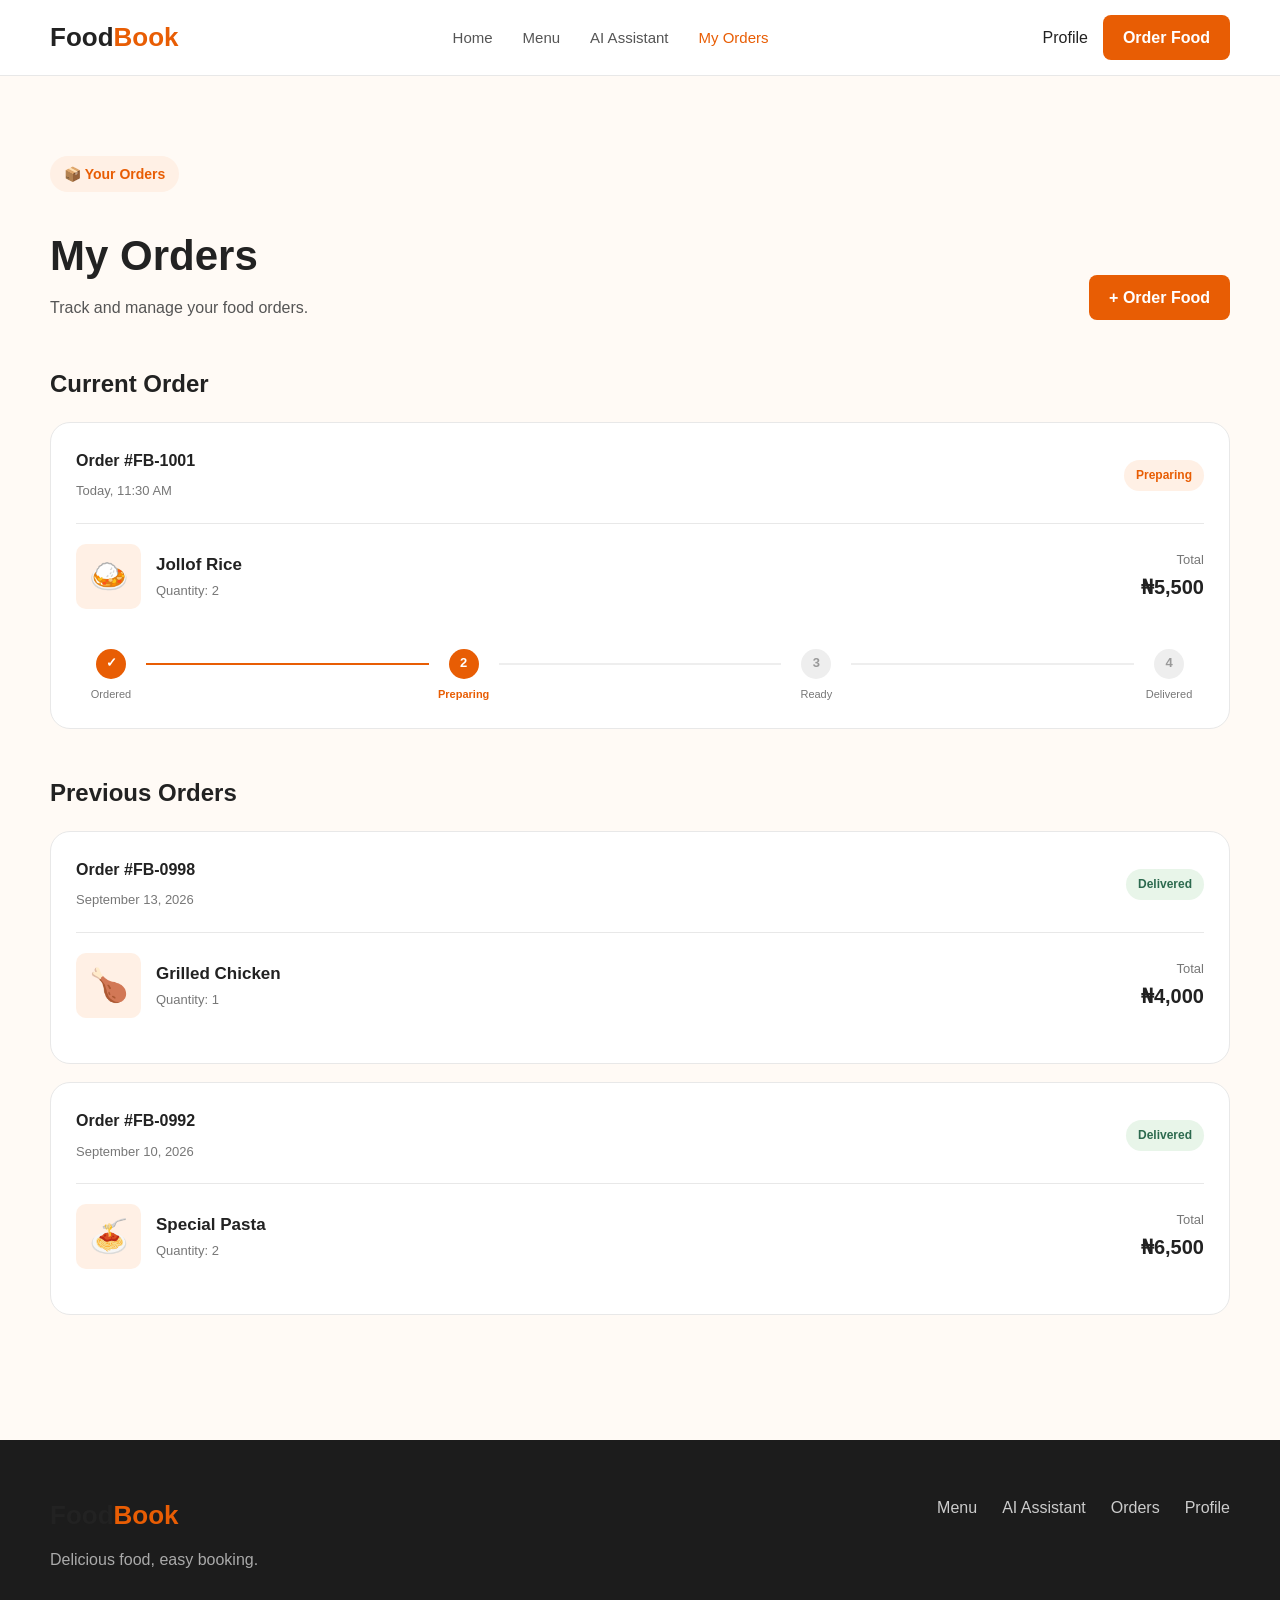
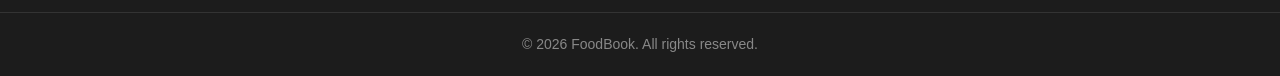
<file: frontend/orders.html>
<!DOCTYPE html>
<html lang="en">

<head>

    <meta charset="UTF-8">

    <meta
        name="viewport"
        content="width=device-width, initial-scale=1.0"
    >

    <title>My Orders - FoodBook</title>

    <link rel="stylesheet" href="css/style.css">
    <link rel="stylesheet" href="css/orders.css">
    <link rel="stylesheet" href="css/responsive.css">

</head>


<body>


    <header class="navbar">

        <div class="container nav-container">

            <a href="index.html" class="logo">
                Food<span>Book</span>
            </a>

            <nav class="nav-links">

                <a href="index.html">
                    Home
                </a>

                <a href="menu.html">
                    Menu
                </a>

                <a href="assistant.html">
                    AI Assistant
                </a>

                <a href="orders.html" class="active">
                    My Orders
                </a>

            </nav>

            <div class="nav-actions">

                <a href="profile.html" class="login-link">
                    Profile
                </a>

                <a
                    href="menu.html"
                    class="btn btn-primary"
                >
                    Order Food
                </a>

            </div>

        </div>

    </header>


    <main>

        <section class="orders-section section">

            <div class="container">


                <div class="orders-header">

                    <div>

                        <span class="hero-badge">
                            📦 Your Orders
                        </span>

                        <h1>
                            My Orders
                        </h1>

                        <p>
                            Track and manage your food orders.
                        </p>

                    </div>

                    <a
                        href="menu.html"
                        class="btn btn-primary"
                    >
                        + Order Food
                    </a>

                </div>


                <!-- Current Order -->

                <section class="orders-group">

                    <h2>
                        Current Order
                    </h2>


                    <article class="order-history-card">

                        <div class="order-card-top">

                            <div>

                                <span class="order-number">
                                    Order #FB-1001
                                </span>

                                <span class="order-date">
                                    Today, 11:30 AM
                                </span>

                            </div>

                            <span class="order-status status-preparing">
                                Preparing
                            </span>

                        </div>


                        <div class="order-card-body">

                            <div class="order-history-food">

                                <div class="history-food-image">
                                    🍛
                                </div>

                                <div>

                                    <h3>
                                        Jollof Rice
                                    </h3>

                                    <p>
                                        Quantity: 2
                                    </p>

                                </div>

                            </div>


                            <div class="order-price">

                                <span>
                                    Total
                                </span>

                                <strong>
                                    ₦5,500
                                </strong>

                            </div>

                        </div>


                        <div class="order-progress">

                            <div class="progress-step completed">

                                <span>
                                    ✓
                                </span>

                                <small>
                                    Ordered
                                </small>

                            </div>


                            <div class="progress-line completed"></div>


                            <div class="progress-step active">

                                <span>
                                    2
                                </span>

                                <small>
                                    Preparing
                                </small>

                            </div>


                            <div class="progress-line"></div>


                            <div class="progress-step">

                                <span>
                                    3
                                </span>

                                <small>
                                    Ready
                                </small>

                            </div>


                            <div class="progress-line"></div>


                            <div class="progress-step">

                                <span>
                                    4
                                </span>

                                <small>
                                    Delivered
                                </small>

                            </div>

                        </div>

                    </article>

                </section>


                <!-- Previous Orders -->

                <section class="orders-group">

                    <h2>
                        Previous Orders
                    </h2>


                    <article class="order-history-card">

                        <div class="order-card-top">

                            <div>

                                <span class="order-number">
                                    Order #FB-0998
                                </span>

                                <span class="order-date">
                                    September 13, 2026
                                </span>

                            </div>

                            <span class="order-status status-delivered">
                                Delivered
                            </span>

                        </div>


                        <div class="order-card-body">

                            <div class="order-history-food">

                                <div class="history-food-image">
                                    🍗
                                </div>

                                <div>

                                    <h3>
                                        Grilled Chicken
                                    </h3>

                                    <p>
                                        Quantity: 1
                                    </p>

                                </div>

                            </div>


                            <div class="order-price">

                                <span>
                                    Total
                                </span>

                                <strong>
                                    ₦4,000
                                </strong>

                            </div>

                        </div>

                    </article>


                    <article class="order-history-card">

                        <div class="order-card-top">

                            <div>

                                <span class="order-number">
                                    Order #FB-0992
                                </span>

                                <span class="order-date">
                                    September 10, 2026
                                </span>

                            </div>

                            <span class="order-status status-delivered">
                                Delivered
                            </span>

                        </div>


                        <div class="order-card-body">

                            <div class="order-history-food">

                                <div class="history-food-image">
                                    🍝
                                </div>

                                <div>

                                    <h3>
                                        Special Pasta
                                    </h3>

                                    <p>
                                        Quantity: 2
                                    </p>

                                </div>

                            </div>


                            <div class="order-price">

                                <span>
                                    Total
                                </span>

                                <strong>
                                    ₦6,500
                                </strong>

                            </div>

                        </div>

                    </article>

                </section>

            </div>

        </section>

    </main>


    <footer class="footer">

        <div class="container footer-container">

            <div class="footer-brand">

                <a href="index.html" class="logo">
                    Food<span>Book</span>
                </a>

                <p>
                    Delicious food, easy booking.
                </p>

            </div>

            <div class="footer-links">

                <a href="menu.html">
                    Menu
                </a>

                <a href="assistant.html">
                    AI Assistant
                </a>

                <a href="orders.html">
                    Orders
                </a>

                <a href="profile.html">
                    Profile
                </a>

            </div>

        </div>

        <div class="footer-bottom">

            <p>
                &copy; 2026 FoodBook. All rights reserved.
            </p>

        </div>

    </footer>

</body>

</html>
</file>
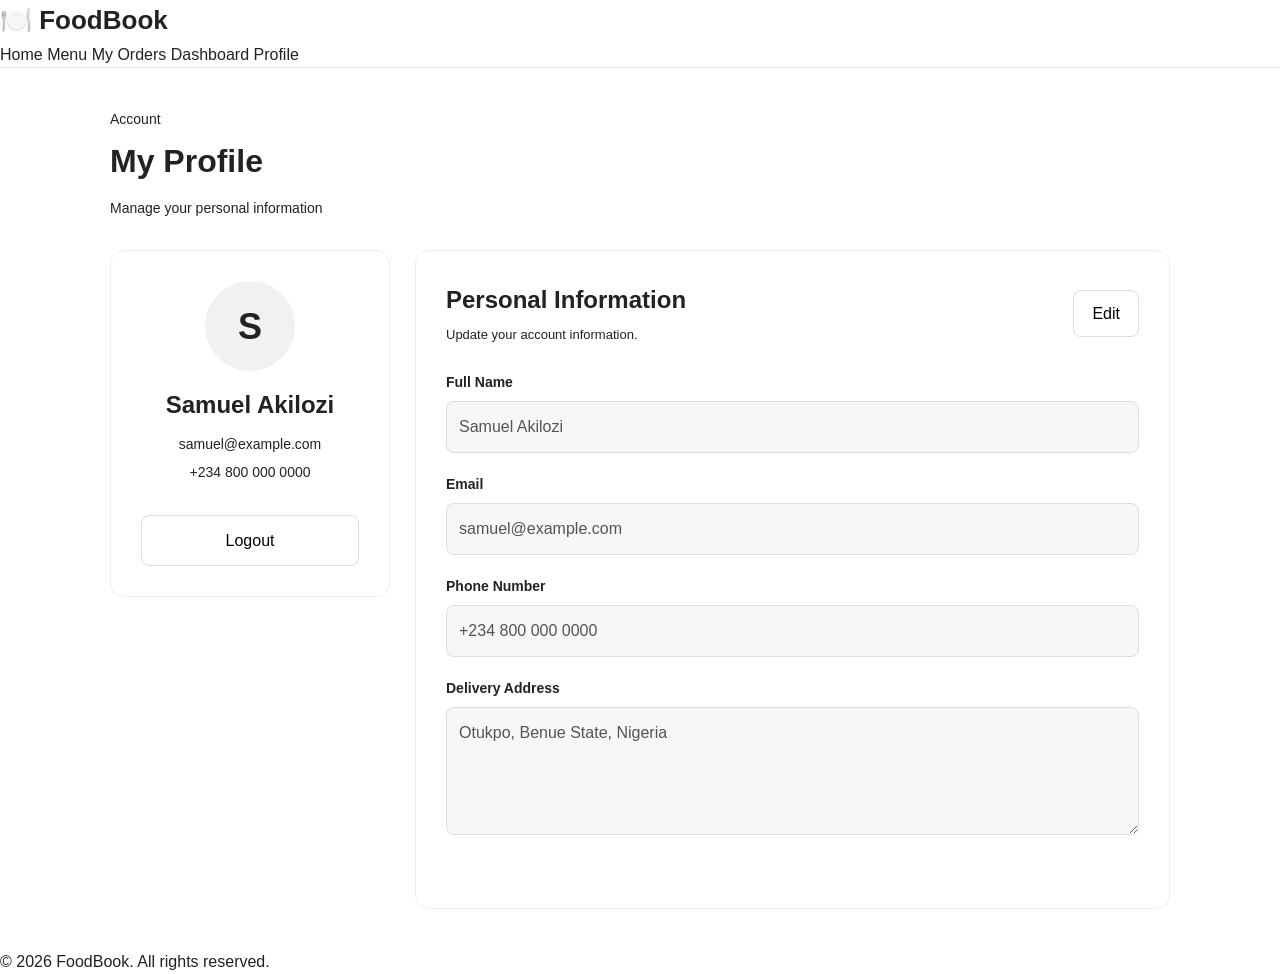
<file: frontend/profile.html>
<!DOCTYPE html>
<html lang="en">
<head>

    <meta charset="UTF-8">

    <meta
        name="viewport"
        content="width=device-width, initial-scale=1.0"
    >

    <title>My Profile - FoodBook</title>

    <link rel="stylesheet" href="css/style.css">
    <link rel="stylesheet" href="css/profile.css">
    <link rel="stylesheet" href="css/responsive.css">

</head>


<body>

<header class="navbar">

    <div class="logo">
        🍽️ FoodBook
    </div>

    <button class="menu-toggle" id="menuToggle">
        ☰
    </button>

    <nav id="navMenu">

        <a href="index.html">Home</a>

        <a href="menu.html">Menu</a>

        <a href="orders.html">My Orders</a>

        <a href="dashboard.html">Dashboard</a>

        <a href="profile.html" class="active">
            Profile
        </a>

    </nav>

</header>


<main class="profile-page">

    <div class="profile-header">

        <div>

            <p>Account</p>

            <h1>My Profile</h1>

            <span>
                Manage your personal information
            </span>

        </div>

    </div>


    <section class="profile-layout">

        <!-- Profile summary -->

        <div class="profile-card profile-summary">

            <div class="avatar">
                S
            </div>

            <h2 id="profileName">
                Samuel Akilozi
            </h2>

            <p id="profileEmail">
                samuel@example.com
            </p>

            <p id="profilePhone">
                +234 800 000 0000
            </p>

            <button
                type="button"
                id="logoutBtn"
                class="logout-btn"
            >
                Logout
            </button>

        </div>


        <!-- Profile form -->

        <div class="profile-card">

            <div class="profile-card-header">

                <div>

                    <h2>Personal Information</h2>

                    <p>
                        Update your account information.
                    </p>

                </div>

                <button
                    type="button"
                    id="editBtn"
                    class="secondary-btn"
                >
                    Edit
                </button>

            </div>


            <form id="profileForm">

                <div class="form-group">

                    <label for="fullName">
                        Full Name
                    </label>

                    <input
                        type="text"
                        id="fullName"
                        value="Samuel Akilozi"
                        disabled
                        required
                    >

                </div>


                <div class="form-group">

                    <label for="email">
                        Email
                    </label>

                    <input
                        type="email"
                        id="email"
                        value="samuel@example.com"
                        disabled
                        required
                    >

                </div>


                <div class="form-group">

                    <label for="phone">
                        Phone Number
                    </label>

                    <input
                        type="tel"
                        id="phone"
                        value="+234 800 000 0000"
                        disabled
                        required
                    >

                </div>


                <div class="form-group">

                    <label for="address">
                        Delivery Address
                    </label>

                    <textarea
                        id="address"
                        disabled
                        rows="4"
                    >Otukpo, Benue State, Nigeria</textarea>

                </div>


                <div class="form-actions">

                    <button
                        type="button"
                        id="cancelBtn"
                        class="secondary-btn hidden"
                    >
                        Cancel
                    </button>

                    <button
                        type="submit"
                        id="saveBtn"
                        class="primary-btn hidden"
                    >
                        Save Changes
                    </button>

                </div>

            </form>

            <div
                id="profileMessage"
                class="profile-message"
            ></div>

        </div>

    </section>

</main>


<footer>

    <p>
        © 2026 FoodBook. All rights reserved.
    </p>

</footer>


<script src="js/main.js"></script>
<script src="js/profile.js"></script>

</body>
</html>
</file>
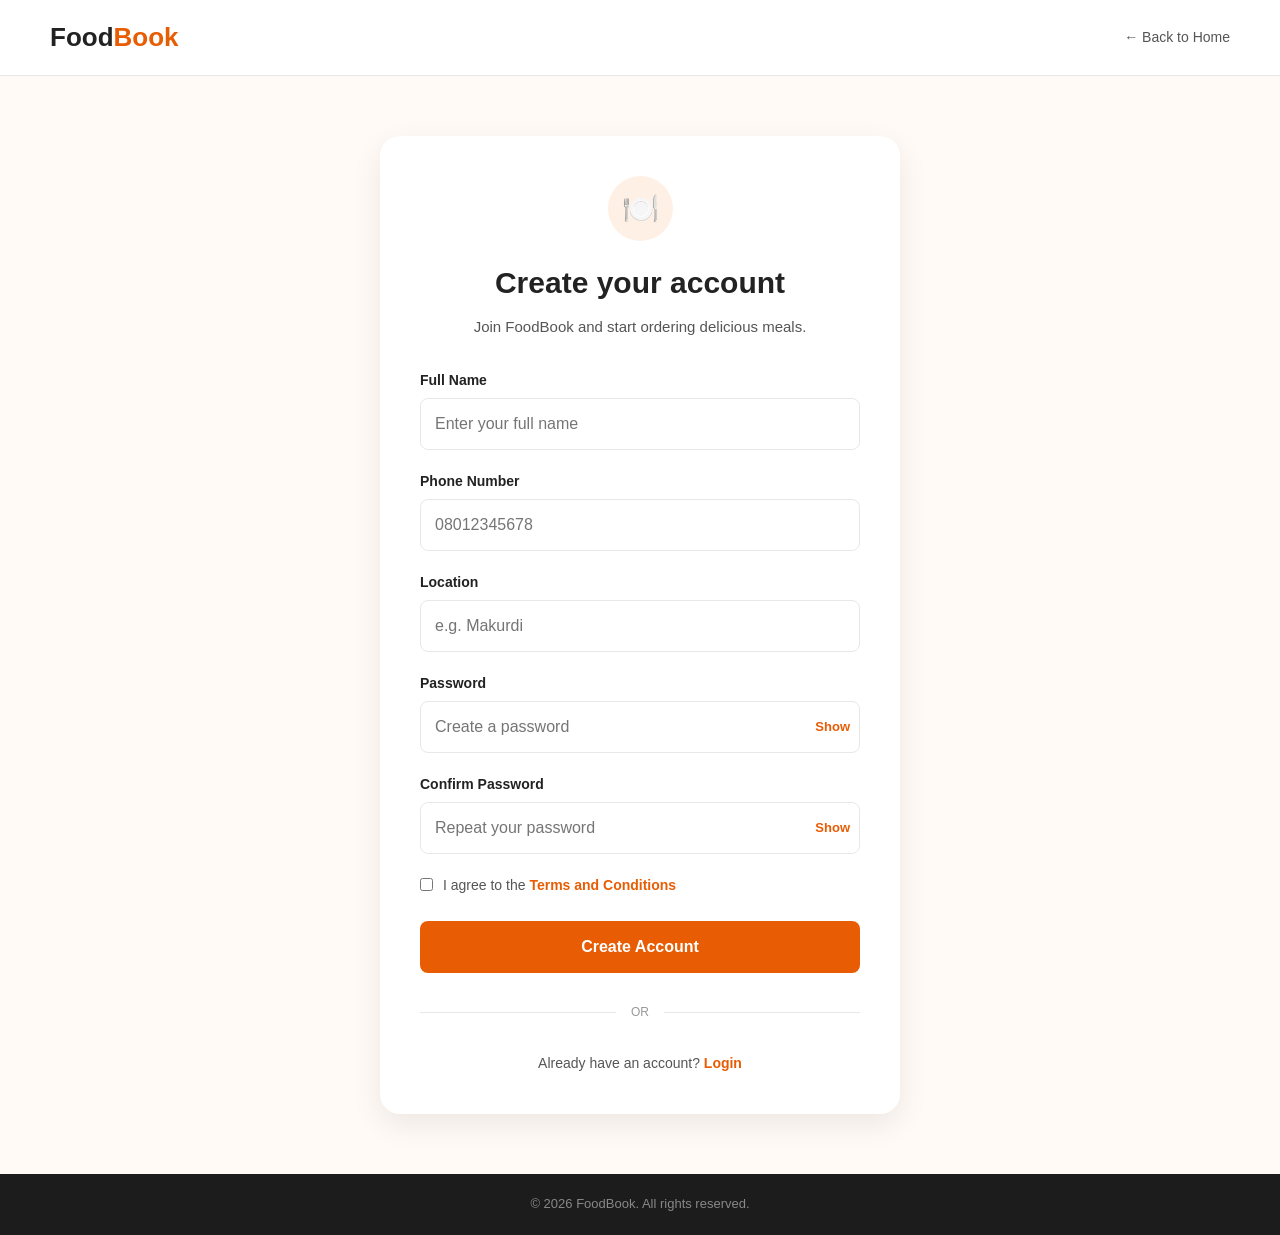
<file: frontend/register.html>
<!DOCTYPE html>
<html lang="en">
<head>
    <meta charset="UTF-8">
    <meta name="viewport" content="width=device-width, initial-scale=1.0">

    <title>Create Account - FoodBook</title>

    <link rel="stylesheet" href="css/style.css">
    <link rel="stylesheet" href="css/auth.css">
    <link rel="stylesheet" href="css/responsive.css">
</head>

<body>

    <header class="navbar">

        <div class="container nav-container">

            <a href="index.html" class="logo">
                Food<span>Book</span>
            </a>

            <a href="index.html" class="back-link">
                ← Back to Home
            </a>

        </div>

    </header>


    <main class="auth-page">

        <div class="auth-container register-container">

            <div class="auth-header">

                <div class="auth-icon">
                    🍽️
                </div>

                <h1>Create your account</h1>

                <p>
                    Join FoodBook and start ordering delicious meals.
                </p>

            </div>


            <div id="authMessage" class="message hidden"></div>


            <form id="registerForm" class="auth-form">


                <div class="form-group">

                    <label for="fullName">
                        Full Name
                    </label>

                    <input
                        type="text"
                        id="fullName"
                        name="fullName"
                        class="form-control"
                        placeholder="Enter your full name"
                        required
                    >

                </div>


                <div class="form-group">

                    <label for="registerPhone">
                        Phone Number
                    </label>

                    <input
                        type="tel"
                        id="registerPhone"
                        name="phone"
                        class="form-control"
                        placeholder="08012345678"
                        required
                    >

                </div>


                <div class="form-group">

                    <label for="location">
                        Location
                    </label>

                    <input
                        type="text"
                        id="location"
                        name="location"
                        class="form-control"
                        placeholder="e.g. Makurdi"
                        required
                    >

                </div>


                <div class="form-group">

                    <label for="registerPassword">
                        Password
                    </label>

                    <div class="password-wrapper">

                        <input
                            type="password"
                            id="registerPassword"
                            name="password"
                            class="form-control"
                            placeholder="Create a password"
                            required
                        >

                        <button
                            type="button"
                            class="password-toggle"
                            data-target="registerPassword"
                        >
                            Show
                        </button>

                    </div>

                </div>


                <div class="form-group">

                    <label for="confirmPassword">
                        Confirm Password
                    </label>

                    <div class="password-wrapper">

                        <input
                            type="password"
                            id="confirmPassword"
                            name="confirmPassword"
                            class="form-control"
                            placeholder="Repeat your password"
                            required
                        >

                        <button
                            type="button"
                            class="password-toggle"
                            data-target="confirmPassword"
                        >
                            Show
                        </button>

                    </div>

                </div>


                <label class="terms-label">

                    <input
                        type="checkbox"
                        id="terms"
                        required
                    >

                    <span>
                        I agree to the
                        <a href="#">
                            Terms and Conditions
                        </a>
                    </span>

                </label>


                <button
                    type="submit"
                    class="btn btn-primary auth-submit"
                    id="registerButton"
                >
                    Create Account
                </button>

            </form>


            <div class="auth-divider">
                <span>OR</span>
            </div>


            <p class="auth-footer">

                Already have an account?

                <a href="login.html">
                    Login
                </a>

            </p>

        </div>

    </main>


    <footer class="simple-footer">

        <p>
            &copy; 2026 FoodBook. All rights reserved.
        </p>

    </footer>


    <script src="js/auth.js"></script>

</body>
</html>
</file>
<file: frontend/css/style.css>
/* =========================================
   FOODBOOK - GLOBAL STYLES
   ========================================= */


/* ---------- RESET ---------- */

* {
    margin: 0;
    padding: 0;
    box-sizing: border-box;
}

html {
    scroll-behavior: smooth;
}

body {
    font-family: Arial, Helvetica, sans-serif;
    background: #ffffff;
    color: #222222;
    line-height: 1.6;
}

a {
    color: inherit;
    text-decoration: none;
}

button,
input,
textarea,
select {
    font: inherit;
}

img {
    max-width: 100%;
    display: block;
}


/* ---------- VARIABLES ---------- */

:root {
    --primary: #e85d04;
    --primary-dark: #c94d00;
    --secondary: #2d6a4f;

    --dark: #222222;
    --text: #555555;
    --light-text: #777777;

    --white: #ffffff;
    --background: #fffaf5;
    --light: #f7f7f7;
    --border: #e8e8e8;

    --success: #2d6a4f;
    --danger: #d62828;

    --shadow: 0 10px 30px rgba(0, 0, 0, 0.08);

    --radius: 12px;
    --radius-large: 20px;

    --container: 1180px;
}


/* ---------- CONTAINER ---------- */

.container {
    width: min(100% - 40px, var(--container));
    margin: 0 auto;
}


/* ---------- NAVIGATION ---------- */

.navbar {
    background: var(--white);
    border-bottom: 1px solid var(--border);
    position: sticky;
    top: 0;
    z-index: 1000;
}

.nav-container {
    min-height: 75px;

    display: flex;
    align-items: center;
    justify-content: space-between;
    gap: 30px;
}

.logo {
    font-size: 26px;
    font-weight: 800;
    color: var(--dark);
}

.logo span {
    color: var(--primary);
}

.nav-links {
    display: flex;
    align-items: center;
    gap: 30px;
}

.nav-links a {
    color: var(--text);
    font-size: 15px;
    font-weight: 500;

    transition: color 0.2s ease;
}

.nav-links a:hover,
.nav-links a.active {
    color: var(--primary);
}

.nav-actions {
    display: flex;
    align-items: center;
    gap: 15px;
}

.login-link {
    font-weight: 500;
    color: var(--dark);
}

.login-link:hover {
    color: var(--primary);
}

.menu-toggle {
    display: none;

    border: none;
    background: transparent;

    font-size: 25px;
    cursor: pointer;
}


/* ---------- BUTTONS ---------- */

.btn {
    display: inline-flex;
    align-items: center;
    justify-content: center;

    border: none;
    border-radius: 8px;

    padding: 10px 20px;

    font-weight: 600;
    cursor: pointer;

    transition:
        background 0.2s ease,
        transform 0.2s ease;
}

.btn:hover {
    transform: translateY(-2px);
}

.btn-primary {
    background: var(--primary);
    color: var(--white);
}

.btn-primary:hover {
    background: var(--primary-dark);
}

.btn-secondary {
    background: #fff1e6;
    color: var(--primary);
}

.btn-secondary:hover {
    background: #ffe3cf;
}

.btn-light {
    background: var(--white);
    color: var(--primary);
}

.btn-large {
    padding: 14px 25px;
    border-radius: 10px;
}

.btn-small {
    padding: 8px 14px;
    font-size: 14px;
}


/* ---------- HERO ---------- */

.hero {
    background: var(--background);
    padding: 90px 0;
}

.hero-container {
    display: grid;
    grid-template-columns: 1fr 1fr;
    align-items: center;
    gap: 60px;
}

.hero-content {
    max-width: 600px;
}

.hero-badge {
    display: inline-block;

    background: #fff0e5;
    color: var(--primary);

    padding: 7px 14px;

    border-radius: 30px;

    font-size: 14px;
    font-weight: 600;

    margin-bottom: 20px;
}

.hero h1 {
    font-size: clamp(42px, 5vw, 68px);
    line-height: 1.05;

    color: var(--dark);

    margin-bottom: 25px;
}

.hero h1 span {
    color: var(--primary);
}

.hero p {
    color: var(--text);
    font-size: 18px;
    max-width: 550px;
    margin-bottom: 30px;
}

.hero-actions {
    display: flex;
    gap: 15px;
    flex-wrap: wrap;
}

.hero-image {
    display: flex;
    justify-content: center;
    align-items: center;
}

.food-placeholder {
    width: 400px;
    height: 400px;

    border-radius: 50%;

    background: #fff0e5;

    display: flex;
    align-items: center;
    justify-content: center;

    font-size: 160px;

    box-shadow: var(--shadow);
}


/* ---------- SECTIONS ---------- */

.section {
    padding: 80px 0;
}

.section-heading {
    text-align: center;
    margin-bottom: 45px;
}

.section-heading span {
    color: var(--primary);
    font-size: 14px;
    font-weight: 700;
    text-transform: uppercase;
    letter-spacing: 1px;
}

.section-heading h2 {
    font-size: 36px;
    line-height: 1.2;
    margin: 8px 0 12px;
}

.section-heading p {
    color: var(--text);
}


/* ---------- SECTION HEADING ROW ---------- */

.section-heading-row {
    display: flex;
    align-items: flex-end;
    justify-content: space-between;

    margin-bottom: 40px;
}

.section-heading-row .section-heading {
    text-align: left;
    margin-bottom: 0;
}

.view-all {
    color: var(--primary);
    font-weight: 600;
}


/* ---------- CATEGORIES ---------- */

.categories {
    background: var(--white);
}

.category-grid {
    display: grid;
    grid-template-columns: repeat(4, 1fr);
    gap: 20px;
}

.category-card {
    padding: 30px 20px;

    border: 1px solid var(--border);
    border-radius: var(--radius);

    text-align: center;

    transition:
        transform 0.2s ease,
        box-shadow 0.2s ease,
        border-color 0.2s ease;
}

.category-card:hover {
    transform: translateY(-5px);
    box-shadow: var(--shadow);
    border-color: #ffd4b5;
}

.category-icon {
    font-size: 45px;
    margin-bottom: 15px;
}

.category-card h3 {
    margin-bottom: 5px;
}

.category-card p {
    color: var(--light-text);
    font-size: 14px;
}


/* ---------- FOOD CARDS ---------- */

.popular {
    background: var(--background);
}

.food-grid {
    display: grid;
    grid-template-columns: repeat(3, 1fr);
    gap: 25px;
}

.food-card {
    background: var(--white);

    border-radius: var(--radius-large);

    overflow: hidden;

    box-shadow: 0 5px 20px rgba(0, 0, 0, 0.05);

    transition:
        transform 0.2s ease,
        box-shadow 0.2s ease;
}

.food-card:hover {
    transform: translateY(-5px);
    box-shadow: var(--shadow);
}

.food-image {
    height: 220px;

    background: #fff0e5;

    display: flex;
    align-items: center;
    justify-content: center;

    font-size: 100px;
}

.food-info {
    padding: 22px;
}

.food-category {
    color: var(--primary);
    font-size: 13px;
    font-weight: 600;
}

.food-info h3 {
    font-size: 21px;
    margin: 5px 0;
}

.food-info p {
    color: var(--text);
    font-size: 14px;
    margin-bottom: 20px;
}

.food-bottom {
    display: flex;
    align-items: center;
    justify-content: space-between;
}

.food-bottom strong {
    font-size: 20px;
    color: var(--dark);
}


/* ---------- AI SECTION ---------- */

.ai-section {
    background: var(--white);
}

.ai-card {
    background: var(--secondary);
    color: var(--white);

    border-radius: var(--radius-large);

    padding: 55px;

    display: flex;
    align-items: center;
    justify-content: space-between;

    gap: 40px;
}

.ai-content {
    max-width: 650px;
}

.ai-content .hero-badge {
    background: rgba(255, 255, 255, 0.15);
    color: var(--white);
}

.ai-content h2 {
    font-size: 38px;
    margin-bottom: 15px;
}

.ai-content p {
    opacity: 0.9;
    margin-bottom: 25px;
}

.ai-icon {
    font-size: 130px;
}


/* ---------- FOOTER ---------- */

.footer {
    background: #1c1c1c;
    color: var(--white);

    padding-top: 55px;
}

.footer-container {
    display: flex;
    justify-content: space-between;
    gap: 40px;

    padding-bottom: 40px;
}

.footer-brand p {
    color: #aaaaaa;
    margin-top: 10px;
}

.footer-links {
    display: flex;
    gap: 25px;
}

.footer-links a {
    color: #cccccc;
}

.footer-links a:hover {
    color: var(--primary);
}

.footer-bottom {
    border-top: 1px solid #333333;

    padding: 20px;

    text-align: center;

    color: #888888;
    font-size: 14px;
}


/* ---------- FORMS ---------- */

.form-group {
    margin-bottom: 20px;
}

.form-group label {
    display: block;

    margin-bottom: 7px;

    font-size: 14px;
    font-weight: 600;
}

.form-control {
    width: 100%;

    padding: 12px 14px;

    border: 1px solid var(--border);
    border-radius: 8px;

    outline: none;

    transition: border-color 0.2s ease;
}

.form-control:focus {
    border-color: var(--primary);
}

textarea.form-control {
    resize: vertical;
}


/* ---------- MESSAGES ---------- */

.message {
    padding: 12px 15px;

    border-radius: 8px;

    font-size: 14px;

    margin-bottom: 20px;
}

.message-success {
    background: #e8f5e9;
    color: var(--success);
}

.message-error {
    background: #ffebee;
    color: var(--danger);
}


/* ---------- UTILITY ---------- */

.text-center {
    text-align: center;
}

.hidden {
    display: none !important;
}
</file>
<file: frontend/css/responsive.css>
/* =========================================
   FOODBOOK - RESPONSIVE STYLES
   ========================================= */


/* ---------- TABLETS ---------- */

@media (max-width: 900px) {

    .nav-links,
    .nav-actions {
        display: none;
    }

    .menu-toggle {
        display: block;
    }

    .hero-container {
        grid-template-columns: 1fr;

        text-align: center;
    }

    .hero-content {
        margin: 0 auto;
    }

    .hero-actions {
        justify-content: center;
    }

    .hero-image {
        order: -1;
    }

    .food-placeholder {
        width: 300px;
        height: 300px;
        font-size: 120px;
    }

    .category-grid {
        grid-template-columns: repeat(2, 1fr);
    }

    .food-grid {
        grid-template-columns: repeat(2, 1fr);
    }

    .ai-card {
        text-align: center;
        flex-direction: column;
    }

}


/* ---------- MOBILE ---------- */

@media (max-width: 600px) {

    .container {
        width: min(100% - 30px, var(--container));
    }

    .hero {
        padding: 60px 0;
    }

    .hero h1 {
        font-size: 42px;
    }

    .hero p {
        font-size: 16px;
    }

    .food-placeholder {
        width: 240px;
        height: 240px;
        font-size: 95px;
    }

    .section {
        padding: 60px 0;
    }

    .section-heading h2 {
        font-size: 30px;
    }

    .category-grid {
        grid-template-columns: 1fr;
    }

    .food-grid {
        grid-template-columns: 1fr;
    }

    .section-heading-row {
        align-items: flex-start;
        gap: 15px;
        flex-direction: column;
    }

    .ai-card {
        padding: 35px 25px;
    }

    .ai-content h2 {
        font-size: 30px;
    }

    .ai-icon {
        font-size: 90px;
    }

    .footer-container {
        flex-direction: column;
    }

    .footer-links {
        flex-wrap: wrap;
    }

}

/* ---------- FOOD DETAILS ---------- */

@media (max-width: 900px) {

    .food-detail {
        grid-template-columns: 1fr;

        gap: 40px;
    }

    .food-detail-image {
        min-height: 350px;
    }

    .food-detail-content {
        max-width: none;
    }

}


@media (max-width: 600px) {

    .food-detail-image {
        min-height: 280px;
    }

    .food-detail-image div {
        font-size: 120px;
    }

    .food-detail-content h1 {
        font-size: 38px;
    }

}

/* ---------- BOOKING ---------- */

@media (max-width: 900px) {

    .booking-layout {
        grid-template-columns: 1fr;
    }

    .booking-sidebar {
        position: static;
    }

}


@media (max-width: 600px) {

    .booking-card {
        padding: 22px;
    }

    .form-row {
        grid-template-columns: 1fr;
        gap: 0;
    }

    .delivery-options {
        grid-template-columns: 1fr;
    }

    .booking-heading h1 {
        font-size: 32px;
    }

}

/* ---------- ORDERS ---------- */

@media (max-width: 700px) {

    .orders-header {
        align-items: flex-start;

        flex-direction: column;
    }

    .orders-header h1 {
        font-size: 34px;
    }

    .order-card-top {
        align-items: flex-start;

        flex-direction: column;
    }

    .order-card-body {
        align-items: flex-start;

        flex-direction: column;
    }

    .order-price {
        text-align: left;
    }

    .order-progress {
        overflow-x: auto;

        padding-bottom: 10px;
    }

    .progress-step {
        min-width: 75px;
    }

}

/* Dashboard */

@media (max-width: 900px) {

    .stats-grid {
        grid-template-columns: repeat(2, 1fr);
    }

    .dashboard-content {
        grid-template-columns: 1fr;
    }

    .profile-layout {
        grid-template-columns: 1fr;
    }

}


@media (max-width: 600px) {

    .dashboard {
        padding: 25px 15px;
    }

    .dashboard-welcome {
        flex-direction: column;

        align-items: flex-start;

        padding: 25px;
    }

    .dashboard-welcome h1 {
        font-size: 26px;
    }

    .stats-grid {
        grid-template-columns: 1fr;
    }

    .recent-order {
        align-items: flex-start;

        gap: 15px;
    }

    .order-info {
        text-align: right;
    }


    .profile-page {
        padding: 25px 15px;
    }

    .profile-card {
        padding: 20px;
    }

    .profile-card-header {
        align-items: flex-start;

        gap: 15px;
    }

    .form-actions {
        flex-direction: column;
    }

    .form-actions button {
        width: 100%;
    }

}
</file>
<file: frontend/css/menu.css>
/* =========================================
   FOODBOOK - MENU
   ========================================= */


/* ---------- MENU HEADER ---------- */

.menu-header {
    background: var(--background);

    padding: 65px 0 50px;
}

.menu-header-content {
    text-align: center;
}

.menu-header-content h1 {
    font-size: clamp(35px, 5vw, 52px);

    line-height: 1.1;

    margin-bottom: 15px;
}

.menu-header-content p {
    color: var(--text);

    max-width: 550px;

    margin: 0 auto 30px;
}


/* ---------- SEARCH ---------- */

.food-search {
    width: min(100%, 650px);

    margin: 0 auto;

    position: relative;
}

.food-search input {
    width: 100%;

    padding: 17px 20px 17px 50px;

    border: 1px solid var(--border);

    border-radius: 50px;

    background: var(--white);

    outline: none;

    font-size: 15px;

    box-shadow: 0 5px 20px rgba(0, 0, 0, 0.05);
}

.food-search input:focus {
    border-color: var(--primary);
}

.search-icon {
    position: absolute;

    left: 20px;
    top: 50%;

    transform: translateY(-50%);

    z-index: 1;
}


/* ---------- FILTERS ---------- */

.menu-filters {
    display: flex;

    align-items: center;

    gap: 10px;

    overflow-x: auto;

    padding-bottom: 10px;

    margin-bottom: 40px;
}

.filter-btn {
    flex-shrink: 0;

    border: 1px solid var(--border);

    background: var(--white);

    color: var(--text);

    padding: 10px 18px;

    border-radius: 30px;

    cursor: pointer;

    font-size: 14px;

    transition:
        background 0.2s ease,
        color 0.2s ease,
        border-color 0.2s ease;
}

.filter-btn:hover {
    border-color: var(--primary);

    color: var(--primary);
}

.filter-btn.active {
    background: var(--primary);

    border-color: var(--primary);

    color: var(--white);
}


/* ---------- MENU GRID ---------- */

.menu-food-grid {
    grid-template-columns: repeat(3, 1fr);
}


/* ---------- NO RESULTS ---------- */

.no-results {
    text-align: center;

    padding: 70px 20px;
}

.no-results > div {
    font-size: 55px;

    margin-bottom: 15px;
}

.no-results h3 {
    font-size: 24px;

    margin-bottom: 5px;
}

.no-results p {
    color: var(--text);
}

/* ---------- FOOD DETAILS ---------- */

.food-back {
    display: inline-block;

    margin-bottom: 30px;
}

.food-detail {
    display: grid;

    grid-template-columns: 1fr 1fr;

    gap: 70px;

    align-items: center;
}

.food-detail-image {
    min-height: 500px;

    border-radius: var(--radius-large);

    background: #fff0e5;

    display: flex;

    align-items: center;

    justify-content: center;
}

.food-detail-image div {
    font-size: 180px;
}

.food-detail-content {
    max-width: 550px;
}

.food-detail-content h1 {
    font-size: 48px;

    line-height: 1.1;

    margin: 10px 0;
}

.food-rating {
    color: #f4a261;

    margin-bottom: 20px;
}

.food-rating span {
    color: var(--text);

    margin-left: 8px;
}

.food-description {
    color: var(--text);

    font-size: 16px;

    margin-bottom: 25px;
}

.food-price {
    font-size: 32px;

    font-weight: 800;

    margin-bottom: 25px;
}

.quantity-section {
    margin-bottom: 25px;
}

.quantity-section label {
    display: block;

    font-weight: 600;

    margin-bottom: 8px;
}

.quantity-control {
    display: inline-flex;

    align-items: center;

    border: 1px solid var(--border);

    border-radius: 8px;

    overflow: hidden;
}

.quantity-control button {
    width: 42px;
    height: 42px;

    border: none;

    background: var(--light);

    cursor: pointer;

    font-size: 20px;
}

.quantity-control button:hover {
    background: #ffe8d6;
}

.quantity-control span {
    width: 50px;

    text-align: center;

    font-weight: 600;
}

.order-summary {
    display: flex;

    align-items: center;

    justify-content: space-between;

    padding: 18px 0;

    margin-bottom: 20px;

    border-top: 1px solid var(--border);

    border-bottom: 1px solid var(--border);
}

.order-summary strong {
    font-size: 22px;
}

.order-btn {
    width: 100%;
}
</file>
<file: frontend/css/booking.css>
/* =========================================
   FOODBOOK - BOOKING
   ========================================= */


/* ---------- HEADER ---------- */

.booking-heading {
    margin-bottom: 35px;
}

.booking-heading h1 {
    font-size: 40px;
    margin-top: 20px;
    margin-bottom: 8px;
}

.booking-heading p {
    color: var(--text);
}


/* ---------- LAYOUT ---------- */

.booking-layout {
    display: grid;

    grid-template-columns: minmax(0, 1fr) 380px;

    gap: 30px;

    align-items: start;
}


/* ---------- CARDS ---------- */

.booking-card {
    background: var(--white);

    border: 1px solid var(--border);

    border-radius: var(--radius-large);

    padding: 30px;

    margin-bottom: 25px;
}

.booking-card h2 {
    font-size: 20px;
}

.booking-card-header {
    display: flex;

    gap: 15px;

    align-items: flex-start;

    margin-bottom: 25px;
}

.booking-card-header p {
    color: var(--light-text);

    font-size: 14px;

    margin-top: 3px;
}

.step-number {
    width: 32px;
    height: 32px;

    flex-shrink: 0;

    border-radius: 50%;

    background: var(--primary);

    color: var(--white);

    display: flex;

    align-items: center;
    justify-content: center;

    font-weight: 700;
}


/* ---------- FORM ---------- */

.form-row {
    display: grid;

    grid-template-columns: 1fr 1fr;

    gap: 20px;
}


/* ---------- DELIVERY ---------- */

.delivery-options {
    display: grid;

    grid-template-columns: 1fr 1fr;

    gap: 15px;
}

.delivery-option {
    display: block;

    cursor: pointer;
}

.delivery-option input {
    position: absolute;

    opacity: 0;
}

.delivery-option-content {
    display: flex;

    align-items: center;

    gap: 15px;

    padding: 18px;

    border: 1px solid var(--border);

    border-radius: 10px;

    transition:
        border-color 0.2s ease,
        background 0.2s ease;
}

.delivery-option input:checked
+ .delivery-option-content {
    border-color: var(--primary);

    background: #fff7f0;
}

.delivery-icon {
    font-size: 30px;
}

.delivery-option-content strong {
    display: block;

    margin-bottom: 3px;
}

.delivery-option-content small {
    color: var(--light-text);
}


/* ---------- ORDER CARD ---------- */

.booking-sidebar {
    position: sticky;

    top: 100px;
}

.order-card {
    margin-bottom: 0;
}

.order-card > h2 {
    margin-bottom: 25px;
}


/* ---------- ORDER FOOD ---------- */

.order-food {
    display: flex;

    align-items: center;

    gap: 15px;

    padding-bottom: 20px;

    border-bottom: 1px solid var(--border);
}

.order-food-image {
    width: 70px;
    height: 70px;

    flex-shrink: 0;

    border-radius: 10px;

    background: #fff0e5;

    display: flex;

    align-items: center;
    justify-content: center;

    font-size: 35px;
}

.order-food h3 {
    font-size: 16px;

    margin-bottom: 4px;
}

.order-food span {
    color: var(--primary);

    font-weight: 600;
}


/* ---------- QUANTITY ---------- */

.booking-quantity {
    display: flex;

    align-items: center;

    justify-content: space-between;

    padding: 20px 0;

    border-bottom: 1px solid var(--border);
}


/* ---------- PRICE ---------- */

.price-breakdown {
    padding: 20px 0;

    border-bottom: 1px solid var(--border);
}

.price-breakdown div {
    display: flex;

    align-items: center;

    justify-content: space-between;

    margin-bottom: 12px;

    color: var(--text);
}

.price-breakdown div:last-child {
    margin-bottom: 0;
}

.price-breakdown strong {
    color: var(--dark);
}


/* ---------- TOTAL ---------- */

.order-total {
    display: flex;

    align-items: center;

    justify-content: space-between;

    padding: 20px 0;
}

.order-total strong {
    font-size: 24px;

    color: var(--primary);
}

.confirm-order-btn {
    width: 100%;
}
</file>
<file: frontend/css/dashboard.css>
.dashboard {
    max-width: 1200px;
    margin: 0 auto;
    padding: 40px 20px;
}


/* Welcome */

.dashboard-welcome {
    display: flex;
    justify-content: space-between;
    align-items: center;

    gap: 30px;

    padding: 35px;

    border-radius: 16px;

    background: #f5f5f5;

    margin-bottom: 30px;
}

.welcome-label {
    margin-bottom: 5px;
    font-size: 14px;
}

.dashboard-welcome h1 {
    margin: 0 0 10px;
    font-size: 32px;
}

.dashboard-welcome p {
    margin: 0;
}


/* Statistics */

.stats-grid {
    display: grid;

    grid-template-columns: repeat(4, 1fr);

    gap: 20px;

    margin-bottom: 30px;
}

.stat-card {
    display: flex;

    align-items: center;

    gap: 15px;

    padding: 25px;

    border: 1px solid #eee;

    border-radius: 14px;

    background: white;
}

.stat-icon {
    width: 50px;
    height: 50px;

    display: flex;
    align-items: center;
    justify-content: center;

    border-radius: 12px;

    background: #f5f5f5;

    font-size: 24px;
}

.stat-card span {
    display: block;

    font-size: 13px;

    margin-bottom: 5px;
}

.stat-card strong {
    font-size: 22px;
}


/* Dashboard content */

.dashboard-content {
    display: grid;

    grid-template-columns: 2fr 1fr;

    gap: 25px;
}

.dashboard-card {
    background: white;

    border: 1px solid #eee;

    border-radius: 14px;

    padding: 25px;
}

.card-header {
    display: flex;

    justify-content: space-between;

    align-items: center;

    margin-bottom: 20px;
}

.card-header h2 {
    margin: 0 0 5px;
}

.card-header p {
    margin: 0;

    font-size: 14px;
}

.card-header a {
    text-decoration: none;
}


/* Recent orders */

.recent-order {
    display: flex;

    justify-content: space-between;

    align-items: center;

    padding: 18px 0;

    border-bottom: 1px solid #eee;
}

.recent-order:last-child {
    border-bottom: none;
}

.order-food {
    display: flex;

    align-items: center;

    gap: 15px;
}

.food-icon {
    width: 45px;
    height: 45px;

    display: flex;

    align-items: center;
    justify-content: center;

    background: #f5f5f5;

    border-radius: 10px;

    font-size: 22px;
}

.order-food h3 {
    margin: 0 0 5px;

    font-size: 15px;
}

.order-food p {
    margin: 0;

    font-size: 12px;
}

.order-info {
    text-align: right;
}

.order-info strong {
    display: block;

    margin-bottom: 6px;
}


/* Status */

.status {
    display: inline-block;

    padding: 5px 10px;

    border-radius: 20px;

    font-size: 11px;
}

.status.delivered {
    background: #e8f7ed;
}

.status.preparing {
    background: #fff4d6;
}


/* Quick actions */

.quick-actions {
    display: flex;

    flex-direction: column;

    gap: 10px;
}

.quick-action {
    display: flex;

    align-items: center;

    gap: 15px;

    padding: 15px;

    text-decoration: none;

    border-radius: 10px;

    background: #f8f8f8;
}

.quick-action > span {
    font-size: 24px;
}

.quick-action strong,
.quick-action small {
    display: block;
}

.quick-action small {
    margin-top: 4px;

    font-size: 12px;
}
</file>
<file: frontend/css/auth.css>
/* =========================================
   FOODBOOK - AUTHENTICATION
   ========================================= */

.auth-page {
    min-height: calc(100vh - 75px);

    background: var(--background);

    display: flex;
    align-items: center;
    justify-content: center;

    padding: 60px 20px;
}

.auth-container {
    width: 100%;
    max-width: 480px;

    background: var(--white);

    padding: 40px;

    border-radius: var(--radius-large);

    box-shadow: var(--shadow);
}

.register-container {
    max-width: 520px;
}

.auth-header {
    text-align: center;

    margin-bottom: 30px;
}

.auth-icon {
    width: 65px;
    height: 65px;

    margin: 0 auto 18px;

    border-radius: 50%;

    background: #fff0e5;

    display: flex;
    align-items: center;
    justify-content: center;

    font-size: 30px;
}

.auth-header h1 {
    font-size: 30px;

    margin-bottom: 8px;
}

.auth-header p {
    color: var(--text);

    font-size: 15px;
}


/* ---------- PASSWORD ---------- */

.password-wrapper {
    position: relative;
}

.password-wrapper .form-control {
    padding-right: 65px;
}

.password-toggle {
    position: absolute;

    right: 10px;
    top: 50%;

    transform: translateY(-50%);

    border: none;
    background: transparent;

    color: var(--primary);

    font-size: 13px;
    font-weight: 600;

    cursor: pointer;
}


/* ---------- AUTH OPTIONS ---------- */

.auth-options {
    display: flex;

    align-items: center;
    justify-content: space-between;

    margin: 5px 0 25px;

    font-size: 14px;
}

.checkbox-label {
    display: flex;

    align-items: center;

    gap: 7px;

    color: var(--text);
}

.checkbox-label input {
    accent-color: var(--primary);
}

.forgot-password {
    color: var(--primary);
}

.forgot-password:hover {
    text-decoration: underline;
}


/* ---------- SUBMIT ---------- */

.auth-submit {
    width: 100%;

    padding: 13px;

    font-size: 16px;
}


/* ---------- TERMS ---------- */

.terms-label {
    display: flex;

    align-items: flex-start;

    gap: 10px;

    margin-bottom: 25px;

    color: var(--text);

    font-size: 14px;
}

.terms-label input {
    margin-top: 4px;

    accent-color: var(--primary);
}

.terms-label a {
    color: var(--primary);
    font-weight: 600;
}


/* ---------- DIVIDER ---------- */

.auth-divider {
    display: flex;

    align-items: center;

    gap: 15px;

    margin: 30px 0;

    color: #999;

    font-size: 12px;
}

.auth-divider::before,
.auth-divider::after {
    content: "";

    flex: 1;

    height: 1px;

    background: var(--border);
}


/* ---------- FOOTER ---------- */

.auth-footer {
    text-align: center;

    color: var(--text);

    font-size: 14px;
}

.auth-footer a {
    color: var(--primary);

    font-weight: 600;
}

.auth-footer a:hover {
    text-decoration: underline;
}


/* ---------- BACK LINK ---------- */

.back-link {
    color: var(--text);

    font-size: 14px;

    font-weight: 500;
}

.back-link:hover {
    color: var(--primary);
}


/* ---------- SIMPLE FOOTER ---------- */

.simple-footer {
    padding: 20px;

    background: #1c1c1c;

    color: #888;

    text-align: center;

    font-size: 13px;
}
</file>
<file: frontend/css/orders.css>
/* =========================================
   FOODBOOK - ORDERS
   ========================================= */

.orders-section {
    background: var(--background);
    min-height: 80vh;
}

.orders-header {
    display: flex;

    align-items: flex-end;
    justify-content: space-between;

    gap: 30px;

    margin-bottom: 45px;
}

.orders-header h1 {
    font-size: 42px;

    margin: 10px 0 5px;
}

.orders-header p {
    color: var(--text);
}

.orders-group {
    margin-bottom: 45px;
}

.orders-group > h2 {
    font-size: 24px;

    margin-bottom: 18px;
}


/* ---------- ORDER CARD ---------- */

.order-history-card {
    background: var(--white);

    border: 1px solid var(--border);

    border-radius: var(--radius-large);

    padding: 25px;

    margin-bottom: 18px;
}

.order-card-top {
    display: flex;

    align-items: center;
    justify-content: space-between;

    gap: 20px;

    padding-bottom: 20px;

    border-bottom: 1px solid var(--border);
}

.order-number {
    display: block;

    font-weight: 700;

    margin-bottom: 4px;
}

.order-date {
    color: var(--light-text);

    font-size: 13px;
}


/* ---------- STATUS ---------- */

.order-status {
    padding: 6px 12px;

    border-radius: 20px;

    font-size: 12px;

    font-weight: 700;
}

.status-preparing {
    background: #fff0e5;

    color: var(--primary);
}

.status-delivered {
    background: #e8f5e9;

    color: var(--success);
}


/* ---------- BODY ---------- */

.order-card-body {
    display: flex;

    align-items: center;
    justify-content: space-between;

    gap: 20px;

    padding: 20px 0;
}

.order-history-food {
    display: flex;

    align-items: center;

    gap: 15px;
}

.history-food-image {
    width: 65px;
    height: 65px;

    border-radius: 10px;

    background: #fff0e5;

    display: flex;

    align-items: center;
    justify-content: center;

    font-size: 32px;
}

.order-history-food h3 {
    font-size: 17px;

    margin-bottom: 3px;
}

.order-history-food p {
    color: var(--light-text);

    font-size: 13px;
}

.order-price {
    text-align: right;
}

.order-price span {
    display: block;

    color: var(--light-text);

    font-size: 13px;
}

.order-price strong {
    font-size: 20px;
}


/* ---------- PROGRESS ---------- */

.order-progress {
    display: flex;

    align-items: flex-start;

    width: 100%;

    padding-top: 20px;
}

.progress-step {
    text-align: center;

    min-width: 70px;
}

.progress-step span {
    width: 30px;
    height: 30px;

    margin: 0 auto 7px;

    border-radius: 50%;

    background: #eeeeee;

    color: #999;

    display: flex;

    align-items: center;
    justify-content: center;

    font-size: 13px;
    font-weight: 700;
}

.progress-step small {
    display: block;

    color: var(--light-text);

    font-size: 11px;
}

.progress-step.completed span,
.progress-step.active span {
    background: var(--primary);

    color: var(--white);
}

.progress-step.active small {
    color: var(--primary);

    font-weight: 700;
}

.progress-line {
    flex: 1;

    height: 2px;

    background: #eeeeee;

    margin-top: 14px;
}

.progress-line.completed {
    background: var(--primary);
}
</file>
<file: frontend/css/profile.css>
.profile-page {
    max-width: 1100px;

    margin: 0 auto;

    padding: 40px 20px;
}


.profile-header {
    margin-bottom: 30px;
}

.profile-header p {
    margin: 0 0 5px;

    font-size: 14px;
}

.profile-header h1 {
    margin: 0 0 8px;

    font-size: 32px;
}

.profile-header span {
    font-size: 14px;
}


/* Layout */

.profile-layout {
    display: grid;

    grid-template-columns: 280px 1fr;

    gap: 25px;

    align-items: start;
}


/* Cards */

.profile-card {
    padding: 30px;

    background: white;

    border: 1px solid #eee;

    border-radius: 14px;
}


/* Summary */

.profile-summary {
    text-align: center;
}

.avatar {
    width: 90px;
    height: 90px;

    margin: 0 auto 15px;

    display: flex;

    justify-content: center;
    align-items: center;

    border-radius: 50%;

    background: #f1f1f1;

    font-size: 36px;

    font-weight: bold;
}

.profile-summary h2 {
    margin: 10px 0 8px;
}

.profile-summary p {
    margin: 6px 0;

    font-size: 14px;
}


/* Logout */

.logout-btn {
    width: 100%;

    margin-top: 25px;

    padding: 12px;

    border: 1px solid #ddd;

    background: white;

    border-radius: 8px;

    cursor: pointer;
}


/* Card header */

.profile-card-header {
    display: flex;

    justify-content: space-between;

    align-items: center;

    margin-bottom: 25px;
}

.profile-card-header h2 {
    margin: 0 0 5px;
}

.profile-card-header p {
    margin: 0;

    font-size: 13px;
}


/* Form */

.form-group {
    margin-bottom: 20px;
}

.form-group label {
    display: block;

    margin-bottom: 8px;

    font-size: 14px;

    font-weight: 600;
}

.form-group input,
.form-group textarea {
    width: 100%;

    box-sizing: border-box;

    padding: 12px;

    border: 1px solid #ddd;

    border-radius: 8px;

    font: inherit;
}

.form-group input:disabled,
.form-group textarea:disabled {
    background: #f7f7f7;

    cursor: not-allowed;
}


/* Buttons */

.secondary-btn {
    padding: 10px 18px;

    border: 1px solid #ddd;

    background: white;

    border-radius: 8px;

    cursor: pointer;
}

.form-actions {
    display: flex;

    justify-content: flex-end;

    gap: 10px;
}


/* Message */

.profile-message {
    margin-top: 15px;

    font-size: 14px;
}

.hidden {
    display: none !important;
}
</file>
